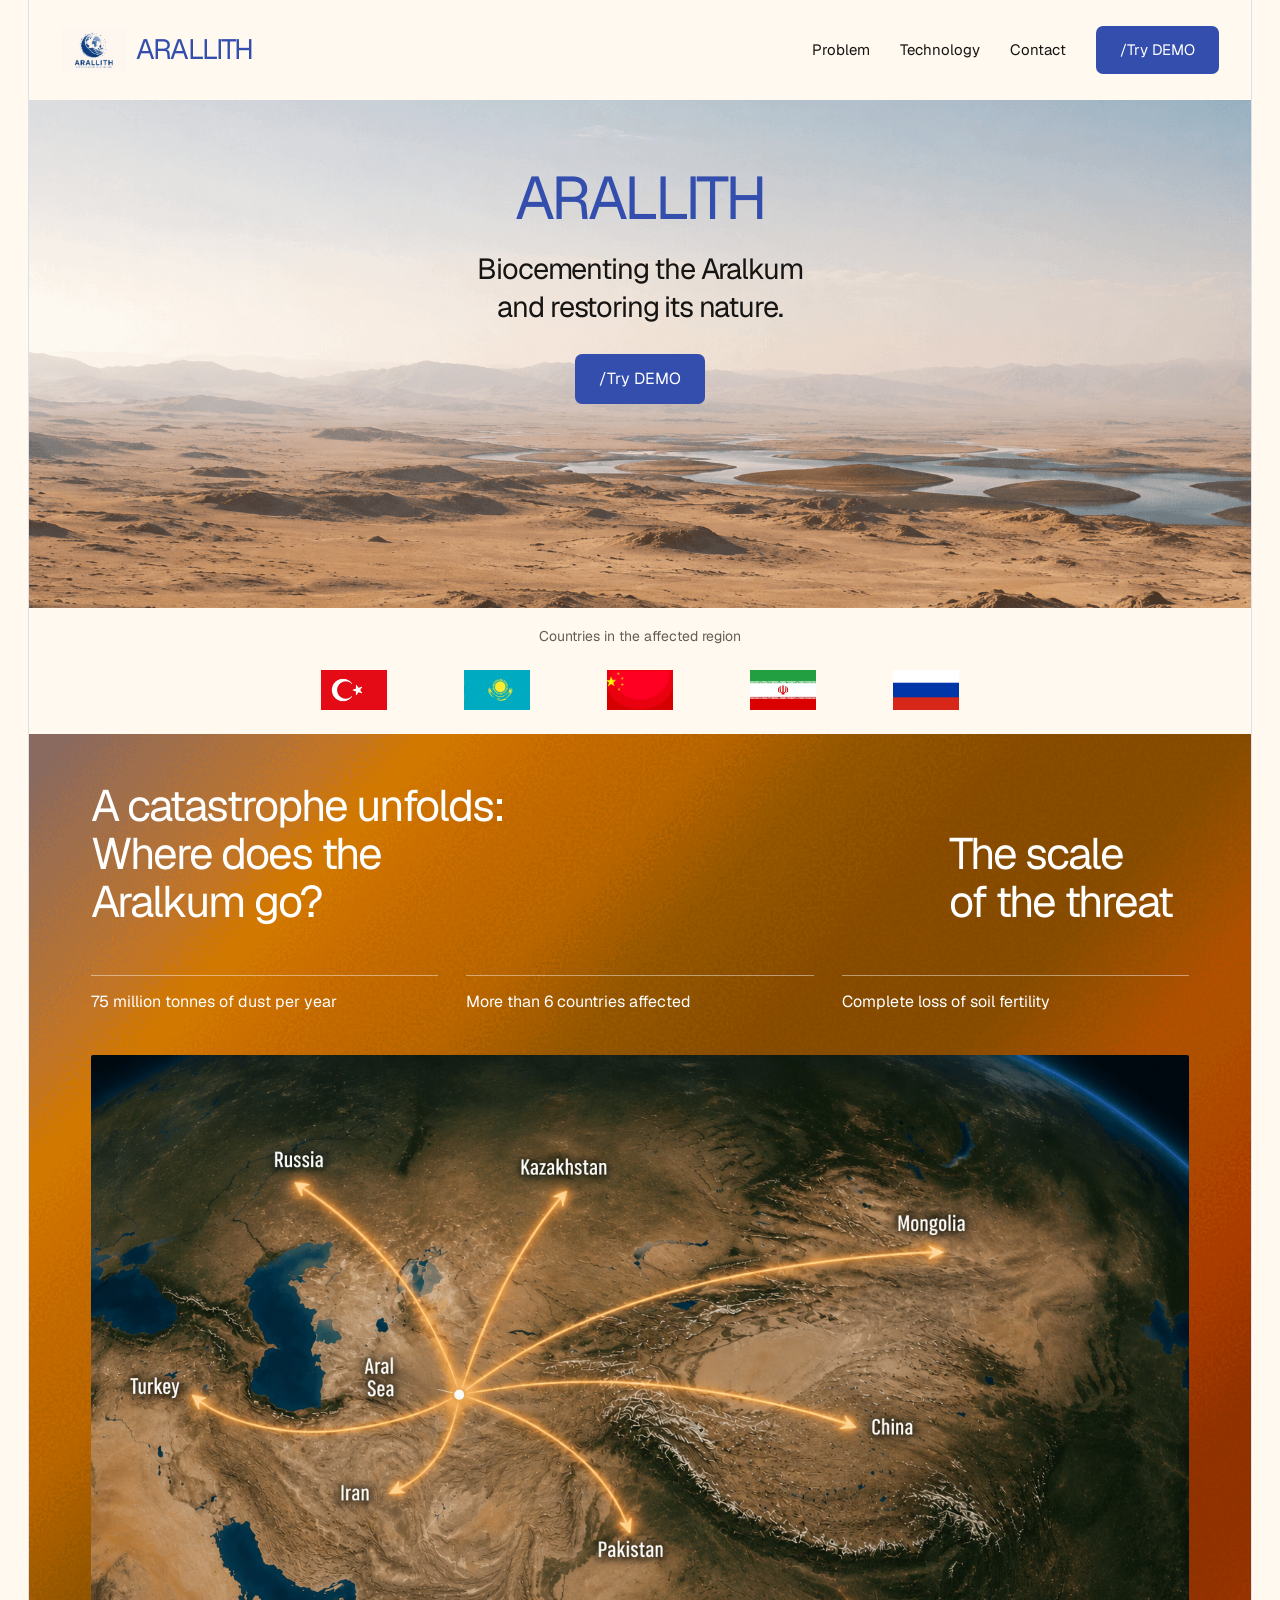
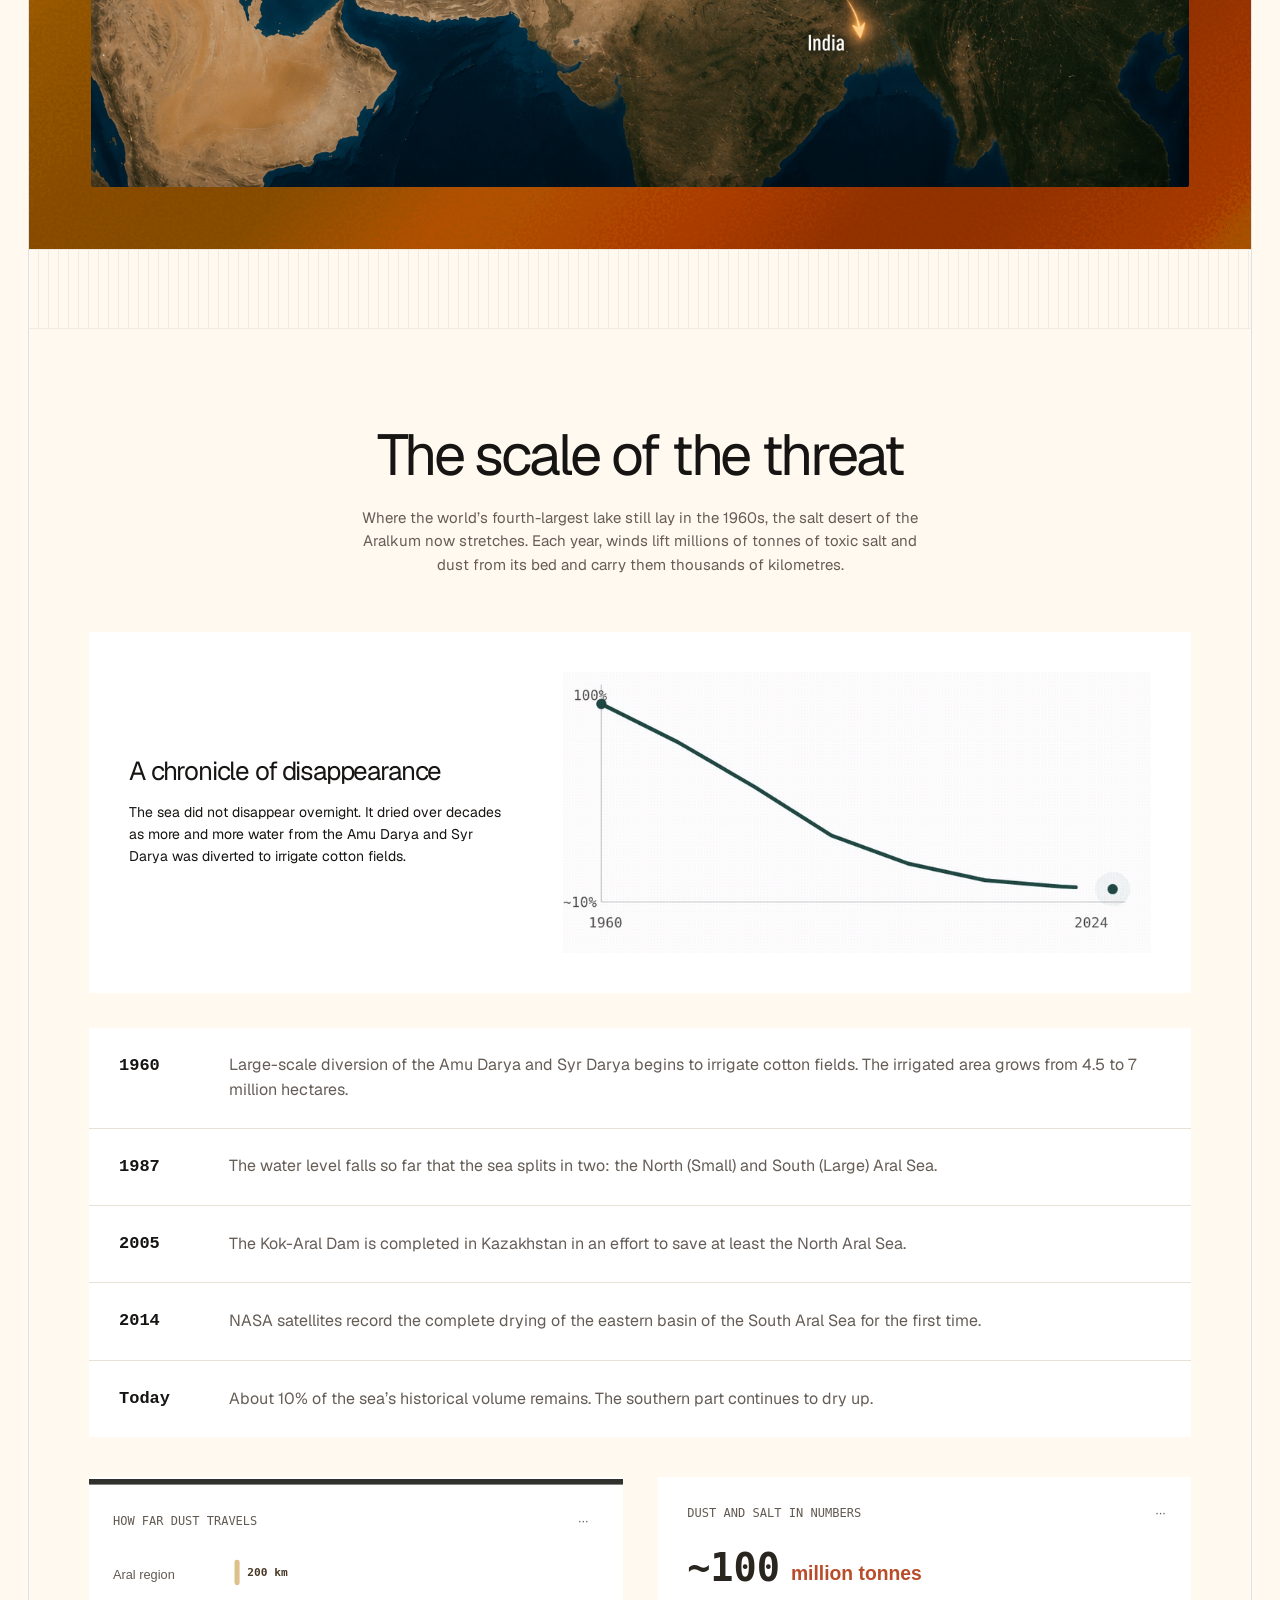
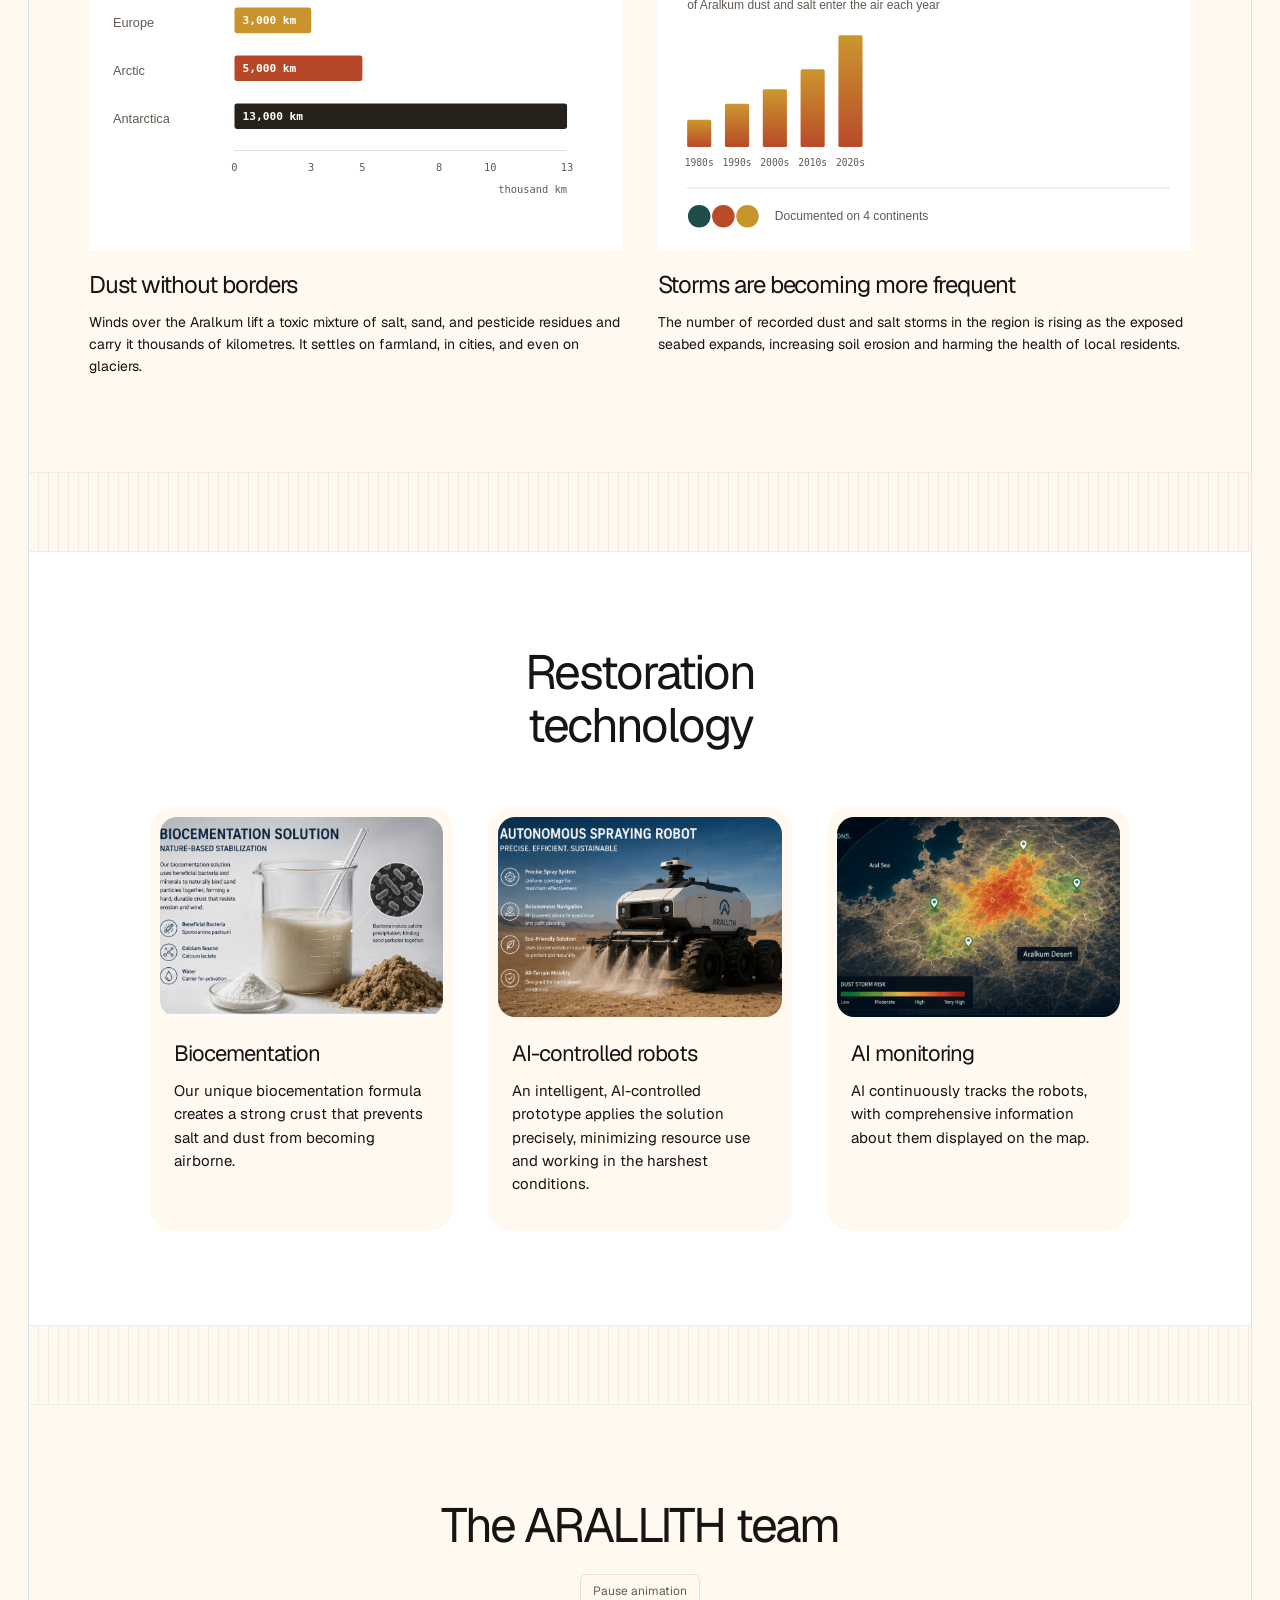
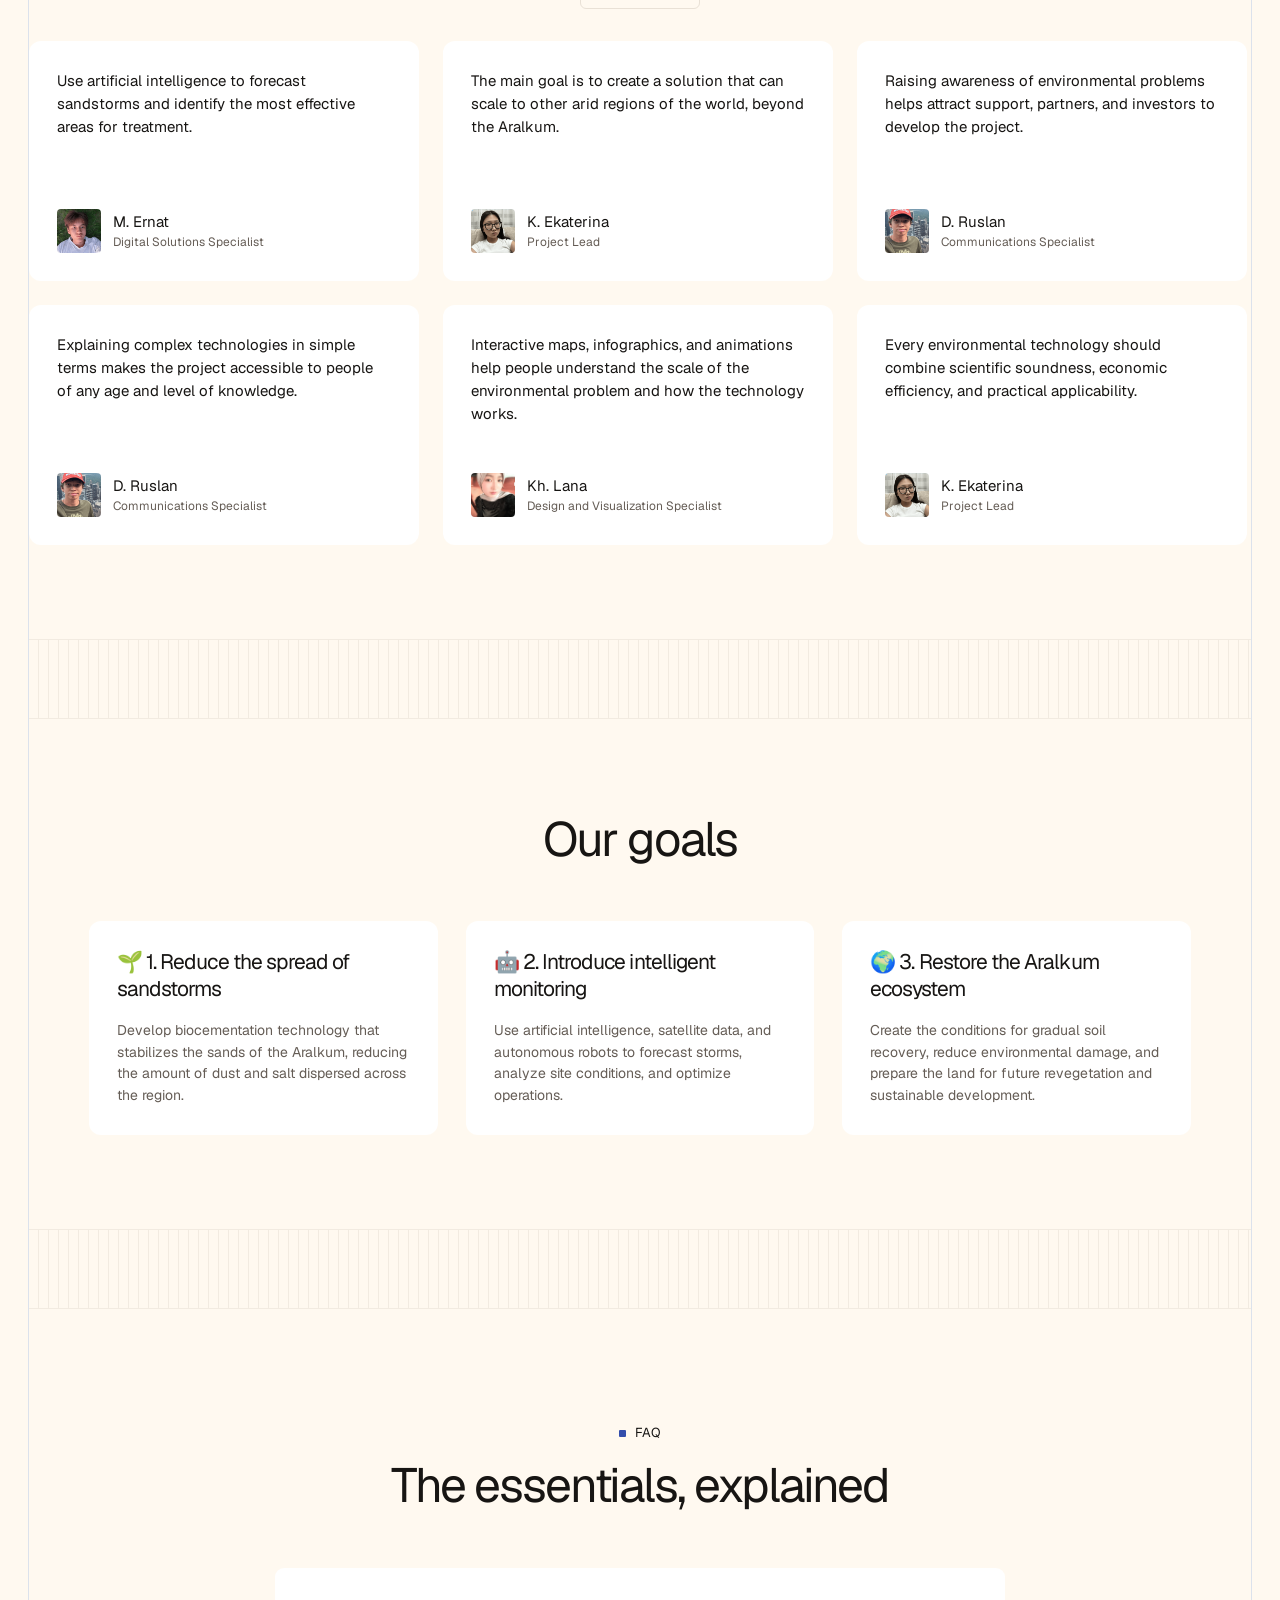
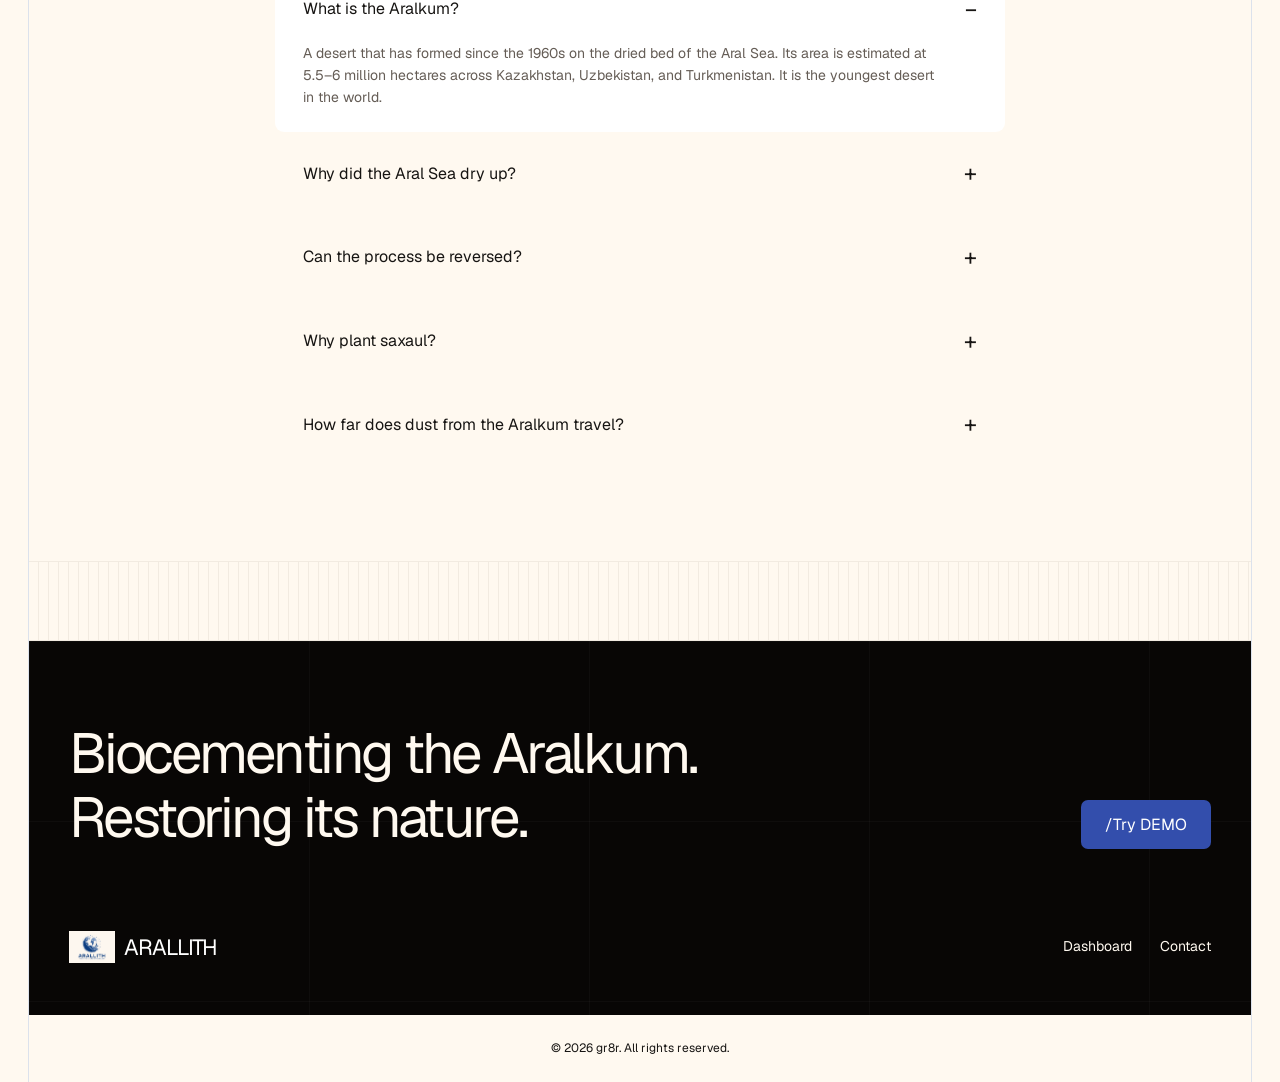
<file: index.html>
<!DOCTYPE html>
<html lang="en">
<head>
  <meta charset="UTF-8">
  <meta name="viewport" content="width=device-width, initial-scale=1">
  <meta name="description" content="Biocementation, AI-controlled robots, and intelligent monitoring to restore the Aralkum and reduce salt and dust storms.">
  <meta name="theme-color" content="#fff9f0">
  <meta property="og:title" content="ARALLITH — Restoring the Aralkum">
  <meta property="og:description" content="Biocementation, AI-controlled robots, and intelligent monitoring to restore the Aralkum and reduce salt and dust storms.">
  <title>ARALLITH — Restoring the Aralkum</title>
  <link rel="icon" type="image/png" href="assets/logo-en.png">
  <link rel="preload" href="assets/geist-latin.woff2" as="font" type="font/woff2" crossorigin>
  <link rel="stylesheet" href="styles.css">
  <script src="script.js" defer></script>
</head>
<body>
<div class="page-shell">

  <a class="skip-link" href="#main">Skip to content</a>
  <header class="site-header">
    <a class="brand" href="index.html" aria-label="Arallith home"><img src="assets/logo-en.png" alt="Arallith — restoring nature in the Aralkum" width="90" height="62"><span>ARALLITH</span></a>
    <button class="menu-toggle" aria-expanded="false" aria-controls="main-nav" aria-label="Open navigation"><span></span><span></span></button>
    <nav id="main-nav" aria-label="Main navigation">
      <a href="index.html#feature">Problem</a>
      <a href="index.html#pricing">Technology</a>
      <a href="contact/">Contact</a>
      <a class="button" href="dashboard/">/Try DEMO</a>
    </nav>
  </header>
<main id="main">
  <section class="hero" aria-labelledby="hero-title">
    <img class="hero-background" src="assets/hero.png" alt="Desert landscape and water in the Aralkum" width="1788" height="880" fetchpriority="high">
    <div class="hero-content"><h1 id="hero-title">ARALLITH</h1><p>Biocementing the Aralkum<br>and restoring its nature.</p><a class="button" href="dashboard/">/Try DEMO</a></div>
  </section>

  <section class="countries" aria-label="Countries affected">
    <p>Countries in the affected region</p>
    <div class="flag-row">
      <img src="assets/turkey.webp" alt="Turkey" title="Turkey" width="66" height="40">
      <img src="assets/kazakhstan.webp" alt="Kazakhstan" title="Kazakhstan" width="66" height="40">
      <img src="assets/china.webp" alt="China" title="China" width="66" height="40">
      <img src="assets/iran.webp" alt="Iran" title="Iran" width="66" height="40">
      <img src="assets/russia.png" alt="Russia" title="Russia" width="66" height="40">
    </div>
  </section>

  <section id="feature" class="threat-panel">
    <div class="threat-heading"><h2>A catastrophe unfolds:<br>Where does the<br>Aralkum go?</h2><h3>The scale<br>of the threat</h3></div>
    <ul class="threat-facts"><li>75 million tonnes of dust per year</li><li>More than 6 countries affected</li><li>Complete loss of soil fertility</li></ul>
    <figure class="regional-map"><img src="assets/dust-map-en.png" alt="Illustration of dust spreading from the Aral Sea toward Russia, Kazakhstan, Mongolia, Turkey, Iran, China, Pakistan, and India" width="1536" height="1024" loading="lazy"></figure>
  </section>

  <div class="section-divider" aria-hidden="true"></div>
  <section class="problem section-pad" aria-labelledby="problem-title">
    <div class="section-heading"><h2 id="problem-title">The scale of the threat</h2><p>Where the world’s fourth-largest lake still lay in the 1960s, the salt desert of the Aralkum now stretches. Each year, winds lift millions of tonnes of toxic salt and dust from its bed and carry them thousands of kilometres.</p></div>
    <article class="history-card"><div><h3>A chronicle of disappearance</h3><p>The sea did not disappear overnight. It dried over decades as more and more water from the Amu Darya and Syr Darya was diverted to irrigate cotton fields.</p></div><img src="assets/aral-decline.gif" alt="Animated chart showing the Aral Sea’s decline from 100% in 1960 to approximately 10% in 2024" width="800" height="383" loading="lazy"></article>
    <table class="timeline"><caption class="sr-only">Timeline of the Aral Sea’s decline</caption><tbody>
      <tr><th scope="row">1960</th><td>Large-scale diversion of the Amu Darya and Syr Darya begins to irrigate cotton fields. The irrigated area grows from 4.5 to 7 million hectares.</td></tr>
      <tr><th scope="row">1987</th><td>The water level falls so far that the sea splits in two: the North (Small) and South (Large) Aral Sea.</td></tr>
      <tr><th scope="row">2005</th><td>The Kok-Aral Dam is completed in Kazakhstan in an effort to save at least the North Aral Sea.</td></tr>
      <tr><th scope="row">2014</th><td>NASA satellites record the complete drying of the eastern basin of the South Aral Sea for the first time.</td></tr>
      <tr><th scope="row">Today</th><td>About 10% of the sea’s historical volume remains. The southern part continues to dry up.</td></tr>
    </tbody></table>
    <div class="chart-grid">
      <article><div class="chart-card"><img src="assets/dust-distance.svg" alt="How far dust travels: Aral region 200 km, Europe 3,000 km, Arctic 5,000 km, Antarctica 13,000 km" width="668" height="462" loading="lazy"></div><h3>Dust without borders</h3><p>Winds over the Aralkum lift a toxic mixture of salt, sand, and pesticide residues and carry it thousands of kilometres. It settles on farmland, in cities, and even on glaciers.</p></article>
      <article><div class="chart-card"><img src="assets/dust-figures.svg" alt="Dust and salt in numbers: approximately 100 million tonnes enter the air each year; documented on 4 continents. Bars illustrate the rise from the 1980s to the 2020s." width="650" height="464" loading="lazy"></div><h3>Storms are becoming more frequent</h3><p>The number of recorded dust and salt storms in the region is rising as the exposed seabed expands, increasing soil erosion and harming the health of local residents.</p></article>
    </div>
  </section>

  <div class="section-divider" aria-hidden="true"></div>
  <section id="pricing" class="technology section-pad" aria-labelledby="technology-title">
    <div class="section-heading"><h2 id="technology-title">Restoration<br>technology</h2></div>
    <div class="technology-grid">
      <article class="technology-card"><img src="assets/biocementation.png" alt="Biocementation solution: beneficial bacteria Sporosarcina pasteurii, calcium lactate, and water form calcite that binds sand particles" width="431" height="293" loading="lazy"><div><h3>Biocementation</h3><p>Our unique biocementation formula creates a strong crust that prevents salt and dust from becoming airborne.</p></div></article>
      <article class="technology-card"><img src="assets/spraying-robot.png" alt="Autonomous spraying robot with precision spraying, AI navigation, an eco-friendly solution, and all-terrain mobility" width="424" height="287" loading="lazy"><div><h3>AI-controlled robots</h3><p>An intelligent, AI-controlled prototype applies the solution precisely, minimizing resource use and working in the harshest conditions.</p></div></article>
      <article class="technology-card"><img src="assets/ai-monitoring.png" alt="Aralkum Desert map showing dust storm risk from low to very high" width="372" height="270" loading="lazy"><div><h3>AI monitoring</h3><p>AI continuously tracks the robots, with comprehensive information about them displayed on the map.</p></div></article>
    </div>
  </section>

  <div class="section-divider" aria-hidden="true"></div>
  <section class="team section-pad" aria-labelledby="team-title">
    <div class="section-heading"><h2 id="team-title">The ARALLITH team</h2></div>
    <div class="team-controls"><button id="team-pause" type="button" aria-pressed="false">Pause animation</button></div>
    <div class="team-window"><div class="team-track"><figure class="team-card"><blockquote>Use artificial intelligence to forecast sandstorms and identify the most effective areas for treatment.</blockquote><figcaption><img src="assets/ernat.png" width="50" height="50" alt="" loading="lazy"><div><strong>M. Ernat</strong><span>Digital Solutions Specialist</span></div></figcaption></figure><figure class="team-card"><blockquote>The main goal is to create a solution that can scale to other arid regions of the world, beyond the Aralkum.</blockquote><figcaption><img src="assets/ekaterina.png" width="50" height="50" alt="" loading="lazy"><div><strong>K. Ekaterina</strong><span>Project Lead</span></div></figcaption></figure><figure class="team-card"><blockquote>Raising awareness of environmental problems helps attract support, partners, and investors to develop the project.</blockquote><figcaption><img src="assets/ruslan.png" width="50" height="50" alt="" loading="lazy"><div><strong>D. Ruslan</strong><span>Communications Specialist</span></div></figcaption></figure><figure class="team-card"><blockquote>A consistent, modern interface makes the project easier to understand, more memorable, and more professional.</blockquote><figcaption><img src="assets/lana.png" width="50" height="50" alt="" loading="lazy"><div><strong>Kh. Lana</strong><span>Design and Visualization Specialist</span></div></figcaption></figure><figure class="team-card" aria-hidden="true"><blockquote>Use artificial intelligence to forecast sandstorms and identify the most effective areas for treatment.</blockquote><figcaption><img src="assets/ernat.png" width="50" height="50" alt="" loading="lazy"><div><strong>M. Ernat</strong><span>Digital Solutions Specialist</span></div></figcaption></figure><figure class="team-card" aria-hidden="true"><blockquote>The main goal is to create a solution that can scale to other arid regions of the world, beyond the Aralkum.</blockquote><figcaption><img src="assets/ekaterina.png" width="50" height="50" alt="" loading="lazy"><div><strong>K. Ekaterina</strong><span>Project Lead</span></div></figcaption></figure><figure class="team-card" aria-hidden="true"><blockquote>Raising awareness of environmental problems helps attract support, partners, and investors to develop the project.</blockquote><figcaption><img src="assets/ruslan.png" width="50" height="50" alt="" loading="lazy"><div><strong>D. Ruslan</strong><span>Communications Specialist</span></div></figcaption></figure><figure class="team-card" aria-hidden="true"><blockquote>A consistent, modern interface makes the project easier to understand, more memorable, and more professional.</blockquote><figcaption><img src="assets/lana.png" width="50" height="50" alt="" loading="lazy"><div><strong>Kh. Lana</strong><span>Design and Visualization Specialist</span></div></figcaption></figure></div></div>
    <div class="team-window"><div class="team-track reverse"><figure class="team-card"><blockquote>Explaining complex technologies in simple terms makes the project accessible to people of any age and level of knowledge.</blockquote><figcaption><img src="assets/ruslan.png" width="50" height="50" alt="" loading="lazy"><div><strong>D. Ruslan</strong><span>Communications Specialist</span></div></figcaption></figure><figure class="team-card"><blockquote>Interactive maps, infographics, and animations help people understand the scale of the environmental problem and how the technology works.</blockquote><figcaption><img src="assets/lana.png" width="50" height="50" alt="" loading="lazy"><div><strong>Kh. Lana</strong><span>Design and Visualization Specialist</span></div></figcaption></figure><figure class="team-card"><blockquote>Every environmental technology should combine scientific soundness, economic efficiency, and practical applicability.</blockquote><figcaption><img src="assets/ekaterina.png" width="50" height="50" alt="" loading="lazy"><div><strong>K. Ekaterina</strong><span>Project Lead</span></div></figcaption></figure><figure class="team-card"><blockquote>Automating monitoring with drones and satellite data allows us to respond more quickly to environmental changes.</blockquote><figcaption><img src="assets/ernat.png" width="50" height="50" alt="" loading="lazy"><div><strong>M. Ernat</strong><span>Digital Solutions Specialist</span></div></figcaption></figure><figure class="team-card" aria-hidden="true"><blockquote>Explaining complex technologies in simple terms makes the project accessible to people of any age and level of knowledge.</blockquote><figcaption><img src="assets/ruslan.png" width="50" height="50" alt="" loading="lazy"><div><strong>D. Ruslan</strong><span>Communications Specialist</span></div></figcaption></figure><figure class="team-card" aria-hidden="true"><blockquote>Interactive maps, infographics, and animations help people understand the scale of the environmental problem and how the technology works.</blockquote><figcaption><img src="assets/lana.png" width="50" height="50" alt="" loading="lazy"><div><strong>Kh. Lana</strong><span>Design and Visualization Specialist</span></div></figcaption></figure><figure class="team-card" aria-hidden="true"><blockquote>Every environmental technology should combine scientific soundness, economic efficiency, and practical applicability.</blockquote><figcaption><img src="assets/ekaterina.png" width="50" height="50" alt="" loading="lazy"><div><strong>K. Ekaterina</strong><span>Project Lead</span></div></figcaption></figure><figure class="team-card" aria-hidden="true"><blockquote>Automating monitoring with drones and satellite data allows us to respond more quickly to environmental changes.</blockquote><figcaption><img src="assets/ernat.png" width="50" height="50" alt="" loading="lazy"><div><strong>M. Ernat</strong><span>Digital Solutions Specialist</span></div></figcaption></figure></div></div>
  </section>

  <div class="section-divider" aria-hidden="true"></div>
  <section class="goals section-pad" aria-labelledby="goals-title">
    <div class="section-heading"><h2 id="goals-title">Our goals</h2></div>
    <div class="goals-grid">
      <article><h3>🌱 1. Reduce the spread of sandstorms</h3><p>Develop biocementation technology that stabilizes the sands of the Aralkum, reducing the amount of dust and salt dispersed across the region.</p></article>
      <article><h3>🤖 2. Introduce intelligent monitoring</h3><p>Use artificial intelligence, satellite data, and autonomous robots to forecast storms, analyze site conditions, and optimize operations.</p></article>
      <article><h3>🌍 3. Restore the Aralkum ecosystem</h3><p>Create the conditions for gradual soil recovery, reduce environmental damage, and prepare the land for future revegetation and sustainable development.</p></article>
    </div>
  </section>

  <div class="section-divider" aria-hidden="true"></div>
  <section class="faq section-pad" aria-labelledby="faq-title"><div class="section-heading"><p class="eyebrow">FAQ</p><h2 id="faq-title">The essentials, explained</h2></div>
    <div class="faq-list"><details name="faq" open><summary>What is the Aralkum?<span aria-hidden="true" class="faq-symbol"></span></summary><p>A desert that has formed since the 1960s on the dried bed of the Aral Sea. Its area is estimated at 5.5–6 million hectares across Kazakhstan, Uzbekistan, and Turkmenistan. It is the youngest desert in the world.</p></details>
      <details name="faq"><summary>Why did the Aral Sea dry up?<span aria-hidden="true" class="faq-symbol"></span></summary><p>The main cause was the large-scale diversion of water from the Amu Darya and Syr Darya to irrigate cotton fields, which began in the Soviet era in the 1960s, together with major water losses in unlined canals.</p></details>
      <details name="faq"><summary>Can the process be reversed?<span aria-hidden="true" class="faq-symbol"></span></summary><p>Partly. The North Aral Sea in Kazakhstan is recovering thanks to the Kok-Aral Dam. The South Aral Sea depends on water from the Amu Darya, which Uzbekistan continues to use for irrigation, and is still drying up.</p></details>
      <details name="faq"><summary>Why plant saxaul?<span aria-hidden="true" class="faq-symbol"></span></summary><p>The roots of saxaul and other salt-tolerant plants hold sand and salt in place, reducing the intensity of dust and salt storms and gradually restoring part of the former seabed’s ecosystem.</p></details>
      <details name="faq"><summary>How far does dust from the Aralkum travel?<span aria-hidden="true" class="faq-symbol"></span></summary><p>Scientists have recorded salt dust from the Aralkum in the forests of Belarus and Norway and in Greenland’s glaciers. Traces of pesticides from the region have even been found in the blood of penguins in Antarctica.</p></details></div>
  </section>
</main>

  <div class="section-divider" aria-hidden="true"></div>
  <footer class="site-footer">
    <div class="footer-top"><h2>Biocementing the Aralkum.<br>Restoring its nature.</h2><a class="button" href="dashboard/">/Try DEMO</a></div>
    <div class="footer-bottom"><a class="brand" href="index.html"><img src="assets/logo-en.png" alt="Arallith" width="60" height="42"><span>ARALLITH</span></a><nav aria-label="Footer navigation"><a href="dashboard/">Dashboard</a><a href="contact/">Contact</a></nav></div>
  </footer>
  <p class="copyright">© 2026 gr8r. All rights reserved.</p>
</div>
</body>
</html>
</file>
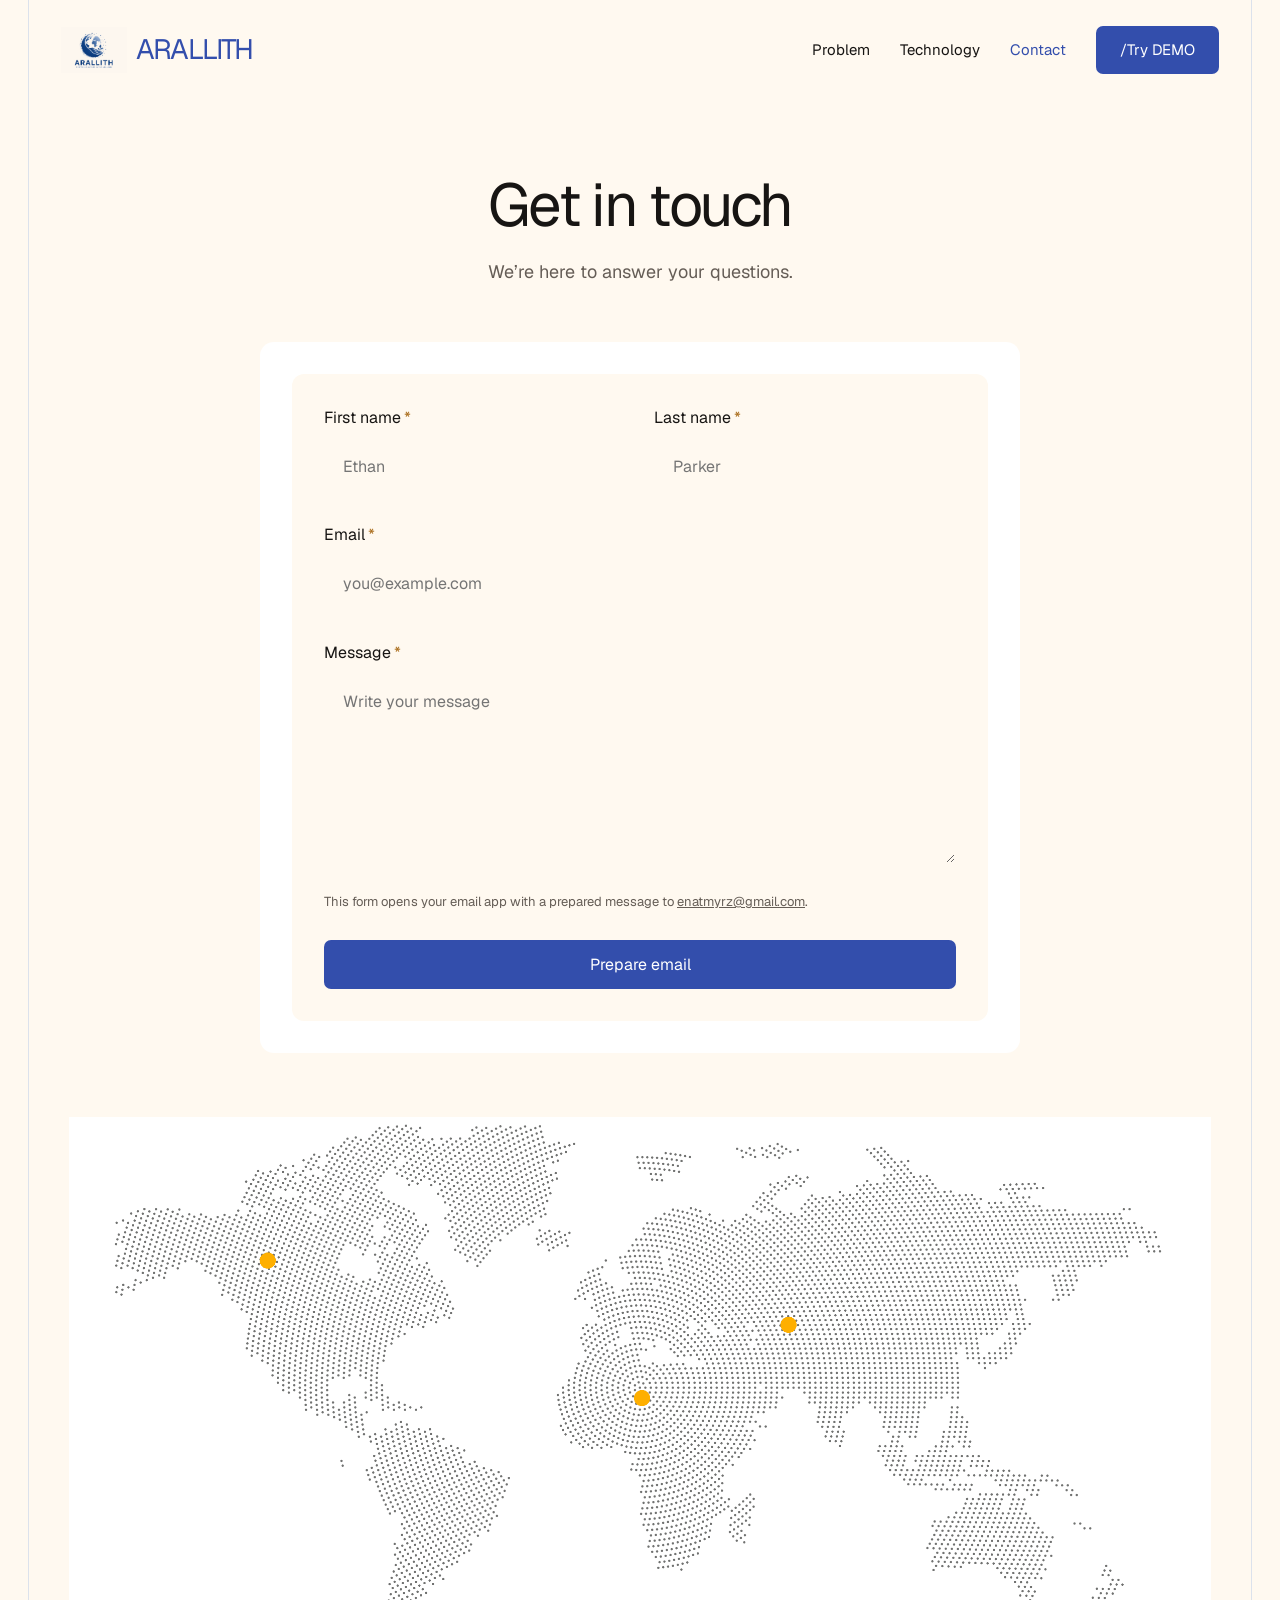
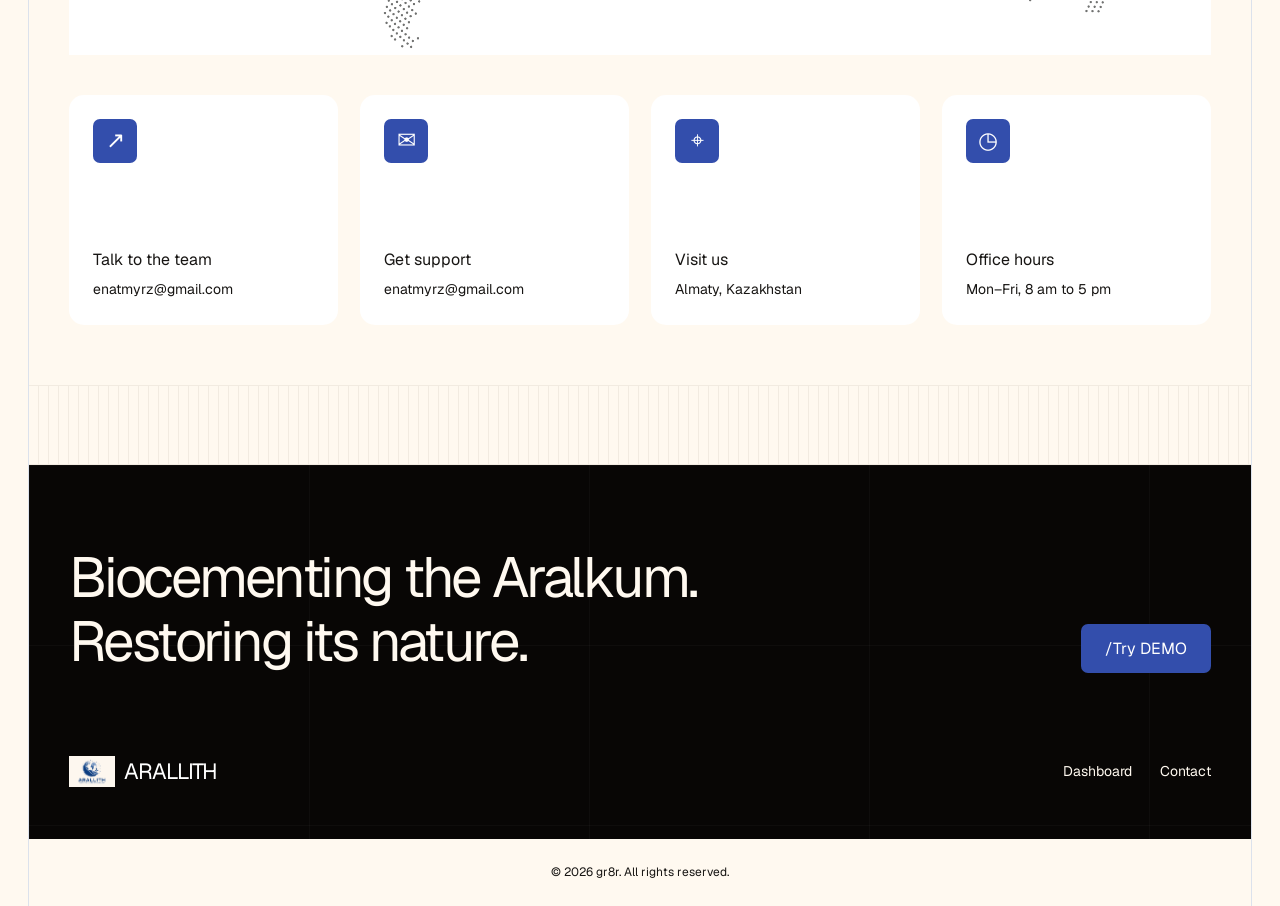
<file: contact/index.html>
<!DOCTYPE html>
<html lang="en">
<head>
  <meta charset="UTF-8">
  <meta name="viewport" content="width=device-width, initial-scale=1">
  <meta name="description" content="Contact the ARALLITH team in Almaty, Kazakhstan, to ask questions or discuss the project.">
  <meta name="theme-color" content="#fff9f0">
  <meta property="og:title" content="Contact — ARALLITH">
  <meta property="og:description" content="Contact the ARALLITH team in Almaty, Kazakhstan, to ask questions or discuss the project.">
  <title>Contact — ARALLITH</title>
  <link rel="icon" type="image/png" href="../assets/logo-en.png">
  <link rel="preload" href="../assets/geist-latin.woff2" as="font" type="font/woff2" crossorigin>
  <link rel="stylesheet" href="../styles.css">
  <script src="../script.js" defer></script>
</head>
<body>
<div class="page-shell">

  <a class="skip-link" href="#main">Skip to content</a>
  <header class="site-header">
    <a class="brand" href="../index.html" aria-label="Arallith home"><img src="../assets/logo-en.png" alt="Arallith — restoring nature in the Aralkum" width="90" height="62"><span>ARALLITH</span></a>
    <button class="menu-toggle" aria-expanded="false" aria-controls="main-nav" aria-label="Open navigation"><span></span><span></span></button>
    <nav id="main-nav" aria-label="Main navigation">
      <a href="../index.html#feature">Problem</a>
      <a href="../index.html#pricing">Technology</a>
      <a href="../contact/" aria-current="page">Contact</a>
      <a class="button" href="../dashboard/">/Try DEMO</a>
    </nav>
  </header>
<main id="main" class="contact-page">
  <section class="contact-intro section-heading"><h1>Get in touch</h1><p>We’re here to answer your questions.</p></section>
  <div class="contact-form-frame">
    <form id="contact-form" action="mailto:enatmyrz@gmail.com" method="post" enctype="text/plain">
      <div class="name-fields"><label>First name<span class="required">*</span><input name="firstName" autocomplete="given-name" placeholder="Ethan" required maxlength="100"></label><label>Last name<span class="required">*</span><input name="lastName" autocomplete="family-name" placeholder="Parker" required maxlength="100"></label></div>
      <label>Email<span class="required">*</span><input type="email" name="email" autocomplete="email" placeholder="you@example.com" required maxlength="254"></label>
      <label>Message<span class="required">*</span><textarea name="message" placeholder="Write your message" required rows="6" maxlength="10000"></textarea></label>
      <p class="form-note">This form opens your email app with a prepared message to <a href="mailto:enatmyrz@gmail.com">enatmyrz@gmail.com</a>.</p>
      <button class="button" type="submit">Prepare email</button><p id="form-status" class="form-status" role="status" aria-live="polite"></p>
    </form>
  </div>
  <img class="contact-world-map" src="../assets/world-map.png" alt="Dotted world map with highlighted locations" width="2276" height="1072" loading="lazy">
  <section class="contact-cards" aria-label="Contact details">
    <a class="contact-card" href="mailto:enatmyrz@gmail.com?subject=Arallith%20partnership%20inquiry"><span class="contact-icon" aria-hidden="true">↗</span><div><h2>Talk to the team</h2><p>enatmyrz@gmail.com</p></div></a>
    <a class="contact-card" href="mailto:enatmyrz@gmail.com?subject=Arallith%20support"><span class="contact-icon" aria-hidden="true">✉</span><div><h2>Get support</h2><p>enatmyrz@gmail.com</p></div></a>
    <article class="contact-card"><span class="contact-icon" aria-hidden="true">⌖</span><div><h2>Visit us</h2><p>Almaty, Kazakhstan</p></div></article>
    <article class="contact-card"><span class="contact-icon" aria-hidden="true">◷</span><div><h2>Office hours</h2><p>Mon–Fri, 8 am to 5 pm</p></div></article>
  </section>
</main>

  <div class="section-divider" aria-hidden="true"></div>
  <footer class="site-footer">
    <div class="footer-top"><h2>Biocementing the Aralkum.<br>Restoring its nature.</h2><a class="button" href="../dashboard/">/Try DEMO</a></div>
    <div class="footer-bottom"><a class="brand" href="../index.html"><img src="../assets/logo-en.png" alt="Arallith" width="60" height="42"><span>ARALLITH</span></a><nav aria-label="Footer navigation"><a href="../dashboard/">Dashboard</a><a href="../contact/">Contact</a></nav></div>
  </footer>
  <p class="copyright">© 2026 gr8r. All rights reserved.</p>
</div>
</body>
</html>
</file>
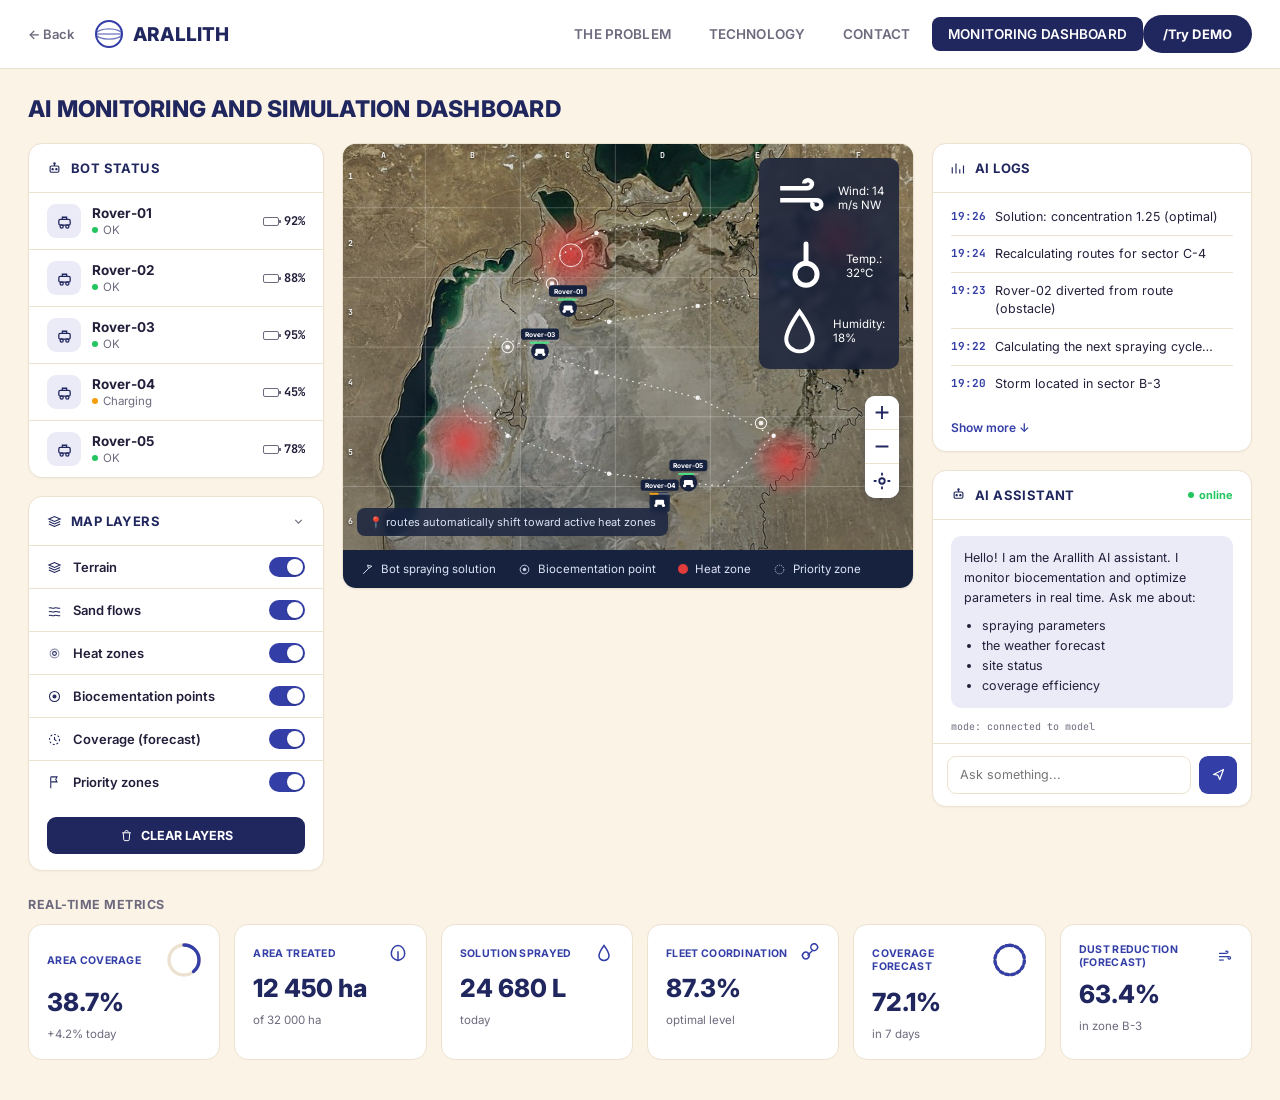
<file: dashboard/index.html>
<!DOCTYPE html>
<html lang="en">
<head>
<meta charset="UTF-8">
<meta name="viewport" content="width=device-width, initial-scale=1.0">
<title>Arallith — AI Monitoring and Simulation Dashboard</title>
<link rel="preconnect" href="https://fonts.googleapis.com">
<link rel="preconnect" href="https://fonts.gstatic.com" crossorigin>
<link href="https://fonts.googleapis.com/css2?family=Inter:wght@400;500;600;700;800&family=JetBrains+Mono:wght@400;500;700&display=swap" rel="stylesheet">
<style>
  :root{
    --navy:#20265E; --blue:#333EA6; --blue-dark:#262F87; --blue-soft:#EBEBF7;
    --bg:#FBF3E6; --card:#FFFFFF; --border:#EDE2D0;
    --text:#221F3B; --text-soft:#6E6A7E;
    --green:#22C55E; --orange:#F59E0B; --red:#E23B3B;
    --sand1:#CDA977; --sand2:#B08F5E; --sand3:#8C6B42; --sand4:#6E5333;
    --water:#3E6D95;
  }
  *{box-sizing:border-box;}
  body{margin:0; background:var(--bg); font-family:'Inter',sans-serif; color:var(--text); -webkit-font-smoothing:antialiased;}
  .mono{font-family:'JetBrains Mono',monospace;}
  button{font-family:inherit; cursor:pointer;}
  input{font-family:inherit;}

  /* ============ NAV ============ */
  .topnav{background:#fff; border-bottom:1px solid var(--border); position:sticky; top:0; z-index:100;}
  .topnav-in{max-width:1580px; margin:0 auto; padding:0 28px; height:68px; display:flex; align-items:center; justify-content:space-between;}
  .back-link{text-decoration:none; color:var(--text-soft); font-size:13px; font-weight:600; margin-right:6px;}
  .logo{display:flex; align-items:center; gap:9px; font-weight:800; font-size:19px; letter-spacing:0.01em; color:var(--navy); margin-right:auto; margin-left:14px;}
  .cta-slash{background:var(--navy); color:#fff; border:none; font-weight:700; font-size:13px; padding:11px 20px; border-radius:24px; letter-spacing:0.01em;}
  .navlinks{display:flex; gap:6px; align-items:center;}
  .navlinks a{
    text-decoration:none; color:var(--text-soft); font-size:13.5px; font-weight:600;
    padding:9px 16px; border-radius:8px; letter-spacing:0.01em;
  }
  .navlinks a.active{background:var(--navy); color:#fff;}
  @media (max-width:1000px){ .navlinks{display:none;} }

  /* ============ HEADER ============ */
  .page-wrap{max-width:1580px; margin:0 auto; padding:26px 28px 40px;}
  .page-title{font-size:23px; font-weight:800; letter-spacing:0.01em; margin:0 0 20px; color:var(--navy);}

  /* ============ CARD BASE ============ */
  .card{background:var(--card); border:1px solid var(--border); border-radius:14px; box-shadow:0 1px 2px rgba(22,41,107,0.04);}
  .card-head{display:flex; align-items:center; justify-content:space-between; padding:16px 18px; border-bottom:1px solid var(--border);}
  .card-head-l{display:flex; align-items:center; gap:9px; font-weight:700; font-size:13px; letter-spacing:0.03em; color:var(--navy);}
  .card-head-l svg{flex-shrink:0;}

  /* ============ DASHBOARD GRID ============ */
  .dash-grid{display:grid; grid-template-columns:296px 1fr 320px; gap:18px; align-items:start;}
  @media (max-width:1240px){ .dash-grid{grid-template-columns:1fr; } }
  .col{display:flex; flex-direction:column; gap:18px;}

  /* ---- bot status ---- */
  .bot-row{display:flex; align-items:center; gap:11px; padding:11px 18px; border-bottom:1px solid var(--border);}
  .bot-row:last-child{border-bottom:none;}
  .bot-ico{width:34px; height:34px; border-radius:9px; background:var(--blue-soft); display:flex; align-items:center; justify-content:center; flex-shrink:0;}
  .bot-info{flex:1; min-width:0;}
  .bot-name{font-size:13.5px; font-weight:700;}
  .bot-status{display:flex; align-items:center; gap:5px; font-size:11.5px; color:var(--text-soft); margin-top:2px;}
  .dot{width:6px; height:6px; border-radius:50%; flex-shrink:0;}
  .dot.ok{background:var(--green);}
  .dot.warn{background:var(--orange);}
  .batt{display:flex; align-items:center; gap:5px; font-family:'JetBrains Mono',monospace; font-size:12px; font-weight:700; color:var(--text);}
  .batt-ico{width:16px; height:9px; border:1.4px solid var(--text-soft); border-radius:2px; position:relative; padding:1px;}
  .batt-ico::after{content:""; position:absolute; right:-3px; top:2px; width:2px; height:3px; background:var(--text-soft);}
  .batt-fill{height:100%; border-radius:1px; background:var(--green);}
  .batt-fill.low{background:var(--orange);}

  /* ---- map layers ---- */
  .layer-row{display:flex; align-items:center; gap:11px; padding:11px 18px; border-bottom:1px solid var(--border);}
  .layer-row:last-child{border-bottom:none;}
  .layer-row svg{flex-shrink:0;}
  .layer-name{flex:1; font-size:13px; font-weight:600;}
  .switch{width:36px; height:20px; border-radius:20px; background:var(--border); position:relative; flex-shrink:0; transition:background .15s;}
  .switch.on{background:var(--blue);}
  .switch-knob{position:absolute; top:2px; left:2px; width:16px; height:16px; border-radius:50%; background:#fff; transition:left .15s; box-shadow:0 1px 2px rgba(0,0,0,0.2);}
  .switch.on .switch-knob{left:18px;}
  .clear-btn{
    margin:14px 18px 16px; padding:11px; border-radius:9px; border:none;
    background:var(--navy); color:#fff; font-weight:700; font-size:12.5px;
    display:flex; align-items:center; justify-content:center; gap:8px; width:calc(100% - 36px);
  }

  /* ---- map ---- */
  .map-card{overflow:hidden;}
  .map-stage{position:relative; width:100%; aspect-ratio:16/11.4; background:#7C8E5A; overflow:hidden;}
  .map-photo{position:absolute; inset:0; width:100%; height:100%; object-fit:cover; display:block;}
  .map-scrim{position:absolute; inset:0; background:linear-gradient(180deg, rgba(8,14,28,0.12), rgba(8,14,28,0.32));}
  .map-stage svg{position:relative; width:100%; height:100%; display:block;}
  .weather-widget{
    position:absolute; top:14px; right:14px; background:rgba(22,32,58,0.82); backdrop-filter:blur(3px);
    border-radius:10px; padding:11px 14px; color:#fff; font-size:11.5px; display:flex; flex-direction:column; gap:6px;
  }
  .weather-widget .wrow{display:flex; align-items:center; gap:7px;}
  .strategy-note{
    position:absolute; bottom:14px; left:14px; background:rgba(23,34,63,0.82); color:#DCE3F5;
    font-size:11px; padding:7px 12px; border-radius:8px; backdrop-filter:blur(3px);
  }
  .zoom-ctrl{
    position:absolute; bottom:52px; right:14px; background:#fff; border-radius:10px;
    box-shadow:0 2px 8px rgba(22,41,107,0.18); display:flex; flex-direction:column; overflow:hidden;
  }
  .zoom-ctrl button{width:34px; height:34px; border:none; background:#fff; border-bottom:1px solid var(--border); display:flex; align-items:center; justify-content:center;}
  .zoom-ctrl button:last-child{border-bottom:none;}
  .legend-bar{
    display:flex; gap:22px; align-items:center; flex-wrap:wrap;
    background:#17223F; color:#DCE3F5; padding:12px 18px; font-size:11.5px;
  }
  .legend-bar .litem{display:flex; align-items:center; gap:7px;}

  /* ---- ai logs ---- */
  .log-list{padding:6px 18px 14px; max-height:300px; overflow-y:auto;}
  .log-item{padding:9px 0; border-bottom:1px solid var(--border); font-size:12.5px; line-height:1.45; display:flex; gap:9px;}
  .log-item:last-child{border-bottom:none;}
  .log-time{font-family:'JetBrains Mono',monospace; font-size:11px; color:var(--blue); font-weight:700; flex-shrink:0; padding-top:1px;}
  .log-more{padding:4px 18px 16px; font-size:12px; color:var(--blue); font-weight:600; cursor:pointer;}

  /* ---- ai assistant ---- */
  .online-pill{display:flex; align-items:center; gap:5px; font-size:11px; font-weight:700; color:var(--green);}
  .online-pill .dot{background:var(--green);}
  .chat-body{padding:16px 18px; display:flex; flex-direction:column; gap:12px; max-height:260px; overflow-y:auto;}
  .bubble{background:var(--blue-soft); border-radius:10px; padding:12px 13px; font-size:12.5px; line-height:1.6; color:var(--text);}
  .bubble ul{margin:8px 0 0; padding-left:18px;}
  .bubble.user{background:var(--navy); color:#fff; align-self:flex-end; max-width:88%;}
  .chat-input-row{display:flex; gap:8px; padding:12px 14px; border-top:1px solid var(--border);}
  .chat-input-row input{flex:1; border:1px solid var(--border); border-radius:9px; padding:10px 12px; font-size:12.5px; outline:none;}
  .chat-input-row input:focus{border-color:var(--blue);}
  .send-btn{width:38px; height:38px; border-radius:9px; background:var(--blue); border:none; display:flex; align-items:center; justify-content:center; flex-shrink:0;}
  .mode-badge{font-family:'JetBrains Mono',monospace; font-size:10px; color:var(--text-soft); padding:0 18px 10px; margin-top:-4px;}

  /* ---- stats row ---- */
  .stats-title{font-size:12.5px; font-weight:700; letter-spacing:0.04em; color:var(--text-soft); margin:26px 0 12px;}
  .stats-grid{display:grid; grid-template-columns:repeat(6,1fr); gap:14px;}
  @media (max-width:1240px){ .stats-grid{grid-template-columns:repeat(3,1fr);} }
  @media (max-width:640px){ .stats-grid{grid-template-columns:repeat(2,1fr);} }
  .stat-card{background:var(--card); border:1px solid var(--border); border-radius:14px; padding:18px; display:flex; flex-direction:column; gap:10px;}
  .stat-top{display:flex; align-items:center; justify-content:space-between;}
  .stat-label{font-size:10.5px; font-weight:700; letter-spacing:0.03em; color:var(--blue);}
  .stat-num{font-size:25px; font-weight:800; color:var(--navy);}
  .stat-cap{font-size:11.5px; color:var(--text-soft);}
  .ring{width:34px; height:34px;}

  ::-webkit-scrollbar{width:6px;} ::-webkit-scrollbar-thumb{background:#C7D1EA; border-radius:3px;}
</style>
</head>
<body>

<nav class="topnav">
  <div class="topnav-in">
    <a href="../index.html" class="back-link">← Back</a>
    <div class="logo">
      <svg class="logo-mark" width="30" height="30" viewBox="0 0 30 30" fill="none">
        <circle cx="15" cy="15" r="13" stroke="var(--blue)" stroke-width="2"/>
        <ellipse cx="15" cy="15" rx="13" ry="5.2" stroke="var(--blue)" stroke-width="1.3" opacity="0.7"/>
        <path d="M2 15H28" stroke="var(--blue)" stroke-width="1.3" opacity="0.7"/>
      </svg>
      ARALLITH
    </div>
    <div class="navlinks">
      <a href="../index.html#feature">THE PROBLEM</a>
      <a href="../index.html#pricing">TECHNOLOGY</a>
      <a href="../contact/">CONTACT</a>
      <a href="#" class="active">MONITORING DASHBOARD</a>
    </div>
    <button class="cta-slash">/Try DEMO</button>
  </div>
</nav>

<div class="page-wrap">
  <h1 class="page-title">AI MONITORING AND SIMULATION DASHBOARD</h1>

  <div class="dash-grid">

    <!-- ============ LEFT COLUMN ============ -->
    <div class="col">
      <div class="card">
        <div class="card-head">
          <div class="card-head-l">
            <svg width="15" height="15" viewBox="0 0 24 24" fill="none" stroke="var(--navy)" stroke-width="1.8"><rect x="5" y="8" width="14" height="10" rx="2"/><path d="M12 8V5"/><circle cx="12" cy="4" r="1.1"/><circle cx="9" cy="13" r="1" fill="var(--navy)"/><circle cx="15" cy="13" r="1" fill="var(--navy)"/></svg>
            BOT STATUS
          </div>
        </div>
        <div id="bot-list"></div>
      </div>

      <div class="card">
        <div class="card-head">
          <div class="card-head-l">
            <svg width="15" height="15" viewBox="0 0 24 24" fill="none" stroke="var(--navy)" stroke-width="1.8"><path d="M3 8L12 4L21 8L12 12L3 8Z"/><path d="M3 12L12 16L21 12"/><path d="M3 16L12 20L21 16"/></svg>
            MAP LAYERS
          </div>
          <svg width="13" height="13" viewBox="0 0 24 24" fill="none" stroke="var(--text-soft)" stroke-width="2"><path d="M6 9L12 15L18 9"/></svg>
        </div>
        <div id="layer-list"></div>
        <button class="clear-btn" id="clear-layers-btn">
          <svg width="13" height="13" viewBox="0 0 24 24" fill="none" stroke="#fff" stroke-width="1.8"><path d="M4 7H20"/><path d="M9 7V5C9 4 10 3 11 3H13C14 3 15 4 15 5V7"/><path d="M6 7L7 20C7 21 8 21.5 9 21.5H15C16 21.5 17 21 17 20L18 7"/></svg>
          CLEAR LAYERS
        </button>
      </div>
    </div>

    <!-- ============ CENTER: MAP ============ -->
    <div class="col">
      <div class="card map-card">
        <div class="map-stage" id="map-stage">
          <img class="map-photo" alt="Satellite image of the Aralkum Desert" src="[data-uri]">
          <div class="map-scrim"></div>
          <svg viewBox="0 0 900 640" id="map-svg">
            <defs>
              <radialGradient id="heatGrad" cx="50%" cy="50%" r="50%">
                <stop offset="0%" stop-color="#E23B3B" stop-opacity="0.85"/>
                <stop offset="55%" stop-color="#E23B3B" stop-opacity="0.35"/>
                <stop offset="100%" stop-color="#E23B3B" stop-opacity="0"/>
              </radialGradient>
            </defs>

            <!-- grid -->
            <g stroke="rgba(255,255,255,0.35)" stroke-width="1">
              <line x1="130" y1="0" x2="130" y2="640"/><line x1="280" y1="0" x2="280" y2="640"/>
              <line x1="430" y1="0" x2="430" y2="640"/><line x1="580" y1="0" x2="580" y2="640"/>
              <line x1="730" y1="0" x2="730" y2="640"/>
              <line x1="0" y1="100" x2="900" y2="100"/><line x1="0" y1="210" x2="900" y2="210"/>
              <line x1="0" y1="320" x2="900" y2="320"/><line x1="0" y1="430" x2="900" y2="430"/>
              <line x1="0" y1="540" x2="900" y2="540"/>
            </g>
            <g font-family="JetBrains Mono, monospace" font-size="13" fill="#fff" opacity="0.95" font-weight="700" style="text-shadow:0 1px 3px rgba(0,0,0,0.8)">
              <text x="60" y="22">A</text><text x="200" y="22">B</text><text x="350" y="22">C</text>
              <text x="500" y="22">D</text><text x="650" y="22">E</text><text x="810" y="22">F</text>
              <text x="8" y="55">1</text><text x="8" y="160">2</text><text x="8" y="270">3</text>
              <text x="8" y="380">4</text><text x="8" y="490">5</text><text x="8" y="600">6</text>
            </g>

            <!-- heat / storm epicenters (red) -->
            <g id="heat-zones">
              <circle cx="360" cy="175" r="72" fill="url(#heatGrad)"/>
              <circle cx="780" cy="150" r="60" fill="url(#heatGrad)"/>
              <circle cx="190" cy="470" r="66" fill="url(#heatGrad)"/>
              <circle cx="700" cy="500" r="58" fill="url(#heatGrad)"/>
              <circle cx="360" cy="175" r="18" fill="none" stroke="#fff" stroke-width="1.5" opacity="0.85"/>
            </g>

            <!-- patrol routes: closed loops routed through/near the storm epicenters -->
            <g id="routes" fill="none" stroke="#fff" stroke-width="2" stroke-dasharray="1 9" stroke-linecap="round" opacity="0.85">
              <path id="pathA" d="M300,240 L420,280 L560,255 L680,230 L760,175 L700,120 L540,110 L400,140 L320,190 Z"/>
              <path id="pathB" d="M240,300 L400,360 L560,400 L680,460 L600,540 L420,520 L260,460 L200,380 Z"/>
            </g>
            <g id="waypoints" fill="#fff" opacity="0.9">
              <circle cx="420" cy="280" r="3.5"/><circle cx="560" cy="255" r="3.5"/><circle cx="680" cy="230" r="3.5"/>
              <circle cx="540" cy="110" r="3.5"/><circle cx="400" cy="140" r="3.5"/>
              <circle cx="400" cy="360" r="3.5"/><circle cx="560" cy="400" r="3.5"/><circle cx="680" cy="460" r="3.5"/>
              <circle cx="420" cy="520" r="3.5"/><circle cx="260" cy="460" r="3.5"/>
            </g>

            <!-- biocementation points -->
            <g id="biopoints" stroke="#fff" stroke-width="1.6" fill="none" opacity="0.9">
              <circle cx="330" cy="220" r="9"/><circle cx="330" cy="220" r="3" fill="#fff"/>
              <circle cx="660" cy="440" r="9"/><circle cx="660" cy="440" r="3" fill="#fff"/>
              <circle cx="260" cy="320" r="9"/><circle cx="260" cy="320" r="3" fill="#fff"/>
              <circle cx="700" cy="250" r="9"/><circle cx="700" cy="250" r="3" fill="#fff"/>
            </g>

            <!-- priority zones (dashed) -->
            <g id="priority" stroke="#fff" stroke-width="1.6" fill="none" stroke-dasharray="4 4" opacity="0.75">
              <circle cx="500" cy="150" r="34"/>
              <circle cx="220" cy="410" r="30"/>
            </g>

            <!-- charging depot (parked bot) -->
            <g transform="translate(500,565)">
              <rect x="-16" y="-16" width="32" height="32" rx="6" fill="#17223F" opacity="0.9"/>
              <path d="M2 -8L-5 2H0L-2 9L6 -1H1L2 -8Z" fill="#F59E0B"/>
            </g>

            <!-- rover fleet: patrols pathA/pathB, spraying as it moves -->
            <g id="rover-01" class="rover">
              <animateMotion dur="26s" begin="0s" repeatCount="indefinite"><mpath href="#pathA"/></animateMotion>
              <circle r="6" fill="none" stroke="var(--blue)" stroke-width="2"><animate attributeName="r" values="6;18;6" dur="1.8s" repeatCount="indefinite"/><animate attributeName="opacity" values="0.9;0;0.9" dur="1.8s" repeatCount="indefinite"/></circle>
              <circle r="14" fill="#17223F"/>
              <rect x="-7" y="-4" width="14" height="8" rx="2" fill="#fff"/>
              <circle cx="-6" cy="5" r="2.6" fill="#fff"/><circle cx="6" cy="5" r="2.6" fill="#fff"/>
              <rect x="-30" y="-36" width="60" height="18" rx="5" fill="#17223F"/>
              <text x="0" y="-23" text-anchor="middle" font-family="Inter, sans-serif" font-size="10.5" font-weight="700" fill="#fff">Rover-01</text>
              <rect x="-16" y="-15" width="32" height="3" rx="1.5" fill="rgba(255,255,255,0.3)"/>
              <rect x="-16" y="-15" width="29.4" height="3" rx="1.5" fill="#4ADE80"/>
            </g>
            <g id="rover-02" class="rover">
              <animateMotion dur="26s" begin="-9s" repeatCount="indefinite"><mpath href="#pathA"/></animateMotion>
              <circle r="6" fill="none" stroke="var(--blue)" stroke-width="2"><animate attributeName="r" values="6;18;6" dur="1.8s" repeatCount="indefinite" begin="-0.6s"/><animate attributeName="opacity" values="0.9;0;0.9" dur="1.8s" repeatCount="indefinite" begin="-0.6s"/></circle>
              <circle r="14" fill="#17223F"/>
              <rect x="-7" y="-4" width="14" height="8" rx="2" fill="#fff"/>
              <circle cx="-6" cy="5" r="2.6" fill="#fff"/><circle cx="6" cy="5" r="2.6" fill="#fff"/>
              <rect x="-30" y="-36" width="60" height="18" rx="5" fill="#17223F"/>
              <text x="0" y="-23" text-anchor="middle" font-family="Inter, sans-serif" font-size="10.5" font-weight="700" fill="#fff">Rover-02</text>
              <rect x="-16" y="-15" width="32" height="3" rx="1.5" fill="rgba(255,255,255,0.3)"/>
              <rect x="-16" y="-15" width="28.2" height="3" rx="1.5" fill="#4ADE80"/>
            </g>
            <g id="rover-03" class="rover">
              <animateMotion dur="22s" begin="0s" repeatCount="indefinite"><mpath href="#pathB"/></animateMotion>
              <circle r="6" fill="none" stroke="var(--blue)" stroke-width="2"><animate attributeName="r" values="6;18;6" dur="1.8s" repeatCount="indefinite" begin="-1.2s"/><animate attributeName="opacity" values="0.9;0;0.9" dur="1.8s" repeatCount="indefinite" begin="-1.2s"/></circle>
              <circle r="14" fill="#17223F"/>
              <rect x="-7" y="-4" width="14" height="8" rx="2" fill="#fff"/>
              <circle cx="-6" cy="5" r="2.6" fill="#fff"/><circle cx="6" cy="5" r="2.6" fill="#fff"/>
              <rect x="-30" y="-36" width="60" height="18" rx="5" fill="#17223F"/>
              <text x="0" y="-23" text-anchor="middle" font-family="Inter, sans-serif" font-size="10.5" font-weight="700" fill="#fff">Rover-03</text>
              <rect x="-16" y="-15" width="32" height="3" rx="1.5" fill="rgba(255,255,255,0.3)"/>
              <rect x="-16" y="-15" width="30.4" height="3" rx="1.5" fill="#4ADE80"/>
            </g>
            <g id="rover-05" class="rover">
              <animateMotion dur="22s" begin="-11s" repeatCount="indefinite"><mpath href="#pathB"/></animateMotion>
              <circle r="6" fill="none" stroke="var(--blue)" stroke-width="2"><animate attributeName="r" values="6;18;6" dur="1.8s" repeatCount="indefinite" begin="-0.3s"/><animate attributeName="opacity" values="0.9;0;0.9" dur="1.8s" repeatCount="indefinite" begin="-0.3s"/></circle>
              <circle r="14" fill="#17223F"/>
              <rect x="-7" y="-4" width="14" height="8" rx="2" fill="#fff"/>
              <circle cx="-6" cy="5" r="2.6" fill="#fff"/><circle cx="6" cy="5" r="2.6" fill="#fff"/>
              <rect x="-30" y="-36" width="60" height="18" rx="5" fill="#17223F"/>
              <text x="0" y="-23" text-anchor="middle" font-family="Inter, sans-serif" font-size="10.5" font-weight="700" fill="#fff">Rover-05</text>
              <rect x="-16" y="-15" width="32" height="3" rx="1.5" fill="rgba(255,255,255,0.3)"/>
              <rect x="-16" y="-15" width="25" height="3" rx="1.5" fill="#4ADE80"/>
            </g>
            <!-- Rover-04: parked, charging -->
            <g id="rover-04" class="rover" transform="translate(500,565)">
              <circle r="14" fill="#17223F"/>
              <rect x="-7" y="-4" width="14" height="8" rx="2" fill="#fff"/>
              <circle cx="-6" cy="5" r="2.6" fill="#fff"/><circle cx="6" cy="5" r="2.6" fill="#fff"/>
              <rect x="-30" y="-36" width="60" height="18" rx="5" fill="#17223F"/>
              <text x="0" y="-23" text-anchor="middle" font-family="Inter, sans-serif" font-size="10.5" font-weight="700" fill="#fff">Rover-04</text>
              <rect x="-16" y="-15" width="32" height="3" rx="1.5" fill="rgba(255,255,255,0.3)"/>
              <rect x="-16" y="-15" width="14.4" height="3" rx="1.5" fill="#F59E0B"/>
            </g>
          </svg>

          <div class="strategy-note">📍 routes automatically shift toward active heat zones</div>

          <div class="weather-widget">
            <div class="wrow"><svg width="13" height="13" viewBox="0 0 24 24" fill="none" stroke="#fff" stroke-width="1.8"><path d="M3 8H14C16 8 17 6 15.5 5C14.3 4.2 13 5 13 6"/><path d="M3 13H18C20.5 13 21 16 18.5 16.5C17 16.8 16 15.5 16.5 14"/></svg>Wind: 14 m/s NW</div>
            <div class="wrow"><svg width="13" height="13" viewBox="0 0 24 24" fill="none" stroke="#fff" stroke-width="1.8"><circle cx="12" cy="15" r="4"/><path d="M12 11V4" stroke-linecap="round"/></svg>Temp.: 32°C</div>
            <div class="wrow"><svg width="13" height="13" viewBox="0 0 24 24" fill="none" stroke="#fff" stroke-width="1.8"><path d="M12 3C12 3 6 11 6 15.5C6 18.5 8.7 21 12 21C15.3 21 18 18.5 18 15.5C18 11 12 3 12 3Z"/></svg>Humidity: 18%</div>
          </div>

          <div class="zoom-ctrl">
            <button><svg width="13" height="13" viewBox="0 0 24 24" fill="none" stroke="var(--navy)" stroke-width="2"><path d="M12 5V19M5 12H19"/></svg></button>
            <button><svg width="13" height="13" viewBox="0 0 24 24" fill="none" stroke="var(--navy)" stroke-width="2"><path d="M5 12H19"/></svg></button>
            <button><svg width="13" height="13" viewBox="0 0 24 24" fill="none" stroke="var(--navy)" stroke-width="2"><circle cx="12" cy="12" r="3"/><path d="M12 3V6M12 18V21M3 12H6M18 12H21"/></svg></button>
          </div>
        </div>

        <div class="legend-bar">
          <div class="litem"><svg width="13" height="13" viewBox="0 0 24 24" fill="none" stroke="#DCE3F5" stroke-width="1.8"><path d="M4 20L14 10M14 10L12 4L20 6L14 10Z"/></svg>Bot spraying solution</div>
          <div class="litem"><svg width="13" height="13" viewBox="0 0 24 24" fill="none" stroke="#DCE3F5" stroke-width="1.6"><circle cx="12" cy="12" r="8"/><circle cx="12" cy="12" r="2.4" fill="#DCE3F5"/></svg>Biocementation point</div>
          <div class="litem"><span style="width:10px;height:10px;border-radius:50%;background:#E23B3B;display:inline-block;"></span>Heat zone</div>
          <div class="litem"><svg width="13" height="13" viewBox="0 0 24 24" fill="none" stroke="#DCE3F5" stroke-width="1.6" stroke-dasharray="2 2"><circle cx="12" cy="12" r="8"/></svg>Priority zone</div>
        </div>
      </div>
    </div>

    <!-- ============ RIGHT COLUMN ============ -->
    <div class="col">
      <div class="card">
        <div class="card-head">
          <div class="card-head-l">
            <svg width="15" height="15" viewBox="0 0 24 24" fill="none" stroke="var(--navy)" stroke-width="1.8"><path d="M4 20V10M10 20V4M16 20V13M22 20V7" transform="translate(-2,0)"/></svg>
            AI LOGS
          </div>
        </div>
        <div class="log-list" id="log-list"></div>
        <div class="log-more">Show more ↓</div>
      </div>

      <div class="card">
        <div class="card-head">
          <div class="card-head-l">
            <svg width="15" height="15" viewBox="0 0 24 24" fill="none" stroke="var(--navy)" stroke-width="1.8"><rect x="5" y="8" width="14" height="10" rx="2"/><path d="M12 8V5"/><circle cx="12" cy="4" r="1.1"/><circle cx="9" cy="13" r="1" fill="var(--navy)"/><circle cx="15" cy="13" r="1" fill="var(--navy)"/></svg>
            AI ASSISTANT
          </div>
          <div class="online-pill"><span class="dot"></span>online</div>
        </div>
        <div class="chat-body" id="chat-body">
          <div class="bubble">Hello! I am the Arallith AI assistant. I monitor biocementation and optimize parameters in real time. Ask me about:
            <ul>
              <li>spraying parameters</li>
              <li>the weather forecast</li>
              <li>site status</li>
              <li>coverage efficiency</li>
            </ul>
          </div>
        </div>
        <div class="mode-badge" id="mode-badge">mode: local simulation (no API key)</div>
        <div class="chat-input-row">
          <input type="text" id="chat-input" placeholder="Ask something...">
          <button class="send-btn" id="chat-send"><svg width="15" height="15" viewBox="0 0 24 24" fill="none" stroke="#fff" stroke-width="2"><path d="M4 12L20 4L14 20L11 13L4 12Z" stroke-linejoin="round"/></svg></button>
        </div>
      </div>
    </div>

  </div>

  <!-- ============ STATS ROW ============ -->
  <div class="stats-title">REAL-TIME METRICS</div>
  <div class="stats-grid" id="stats-grid"></div>
</div>

<script>
/* ============================================================
   ARALLITH DASHBOARD — simulated data layer
   Everything here is DEMO data (no real robots/backend exist).
   See the chat AI-assistant section below for how to wire a
   real model — read the comment there before shipping a key.
   ============================================================ */

const bots = [
  {id:'rover-01', name:'Rover-01', type:'rover', status:'ok', battery:92},
  {id:'rover-02', name:'Rover-02', type:'rover', status:'ok', battery:88},
  {id:'rover-03', name:'Rover-03', type:'rover', status:'ok', battery:95},
  {id:'rover-04', name:'Rover-04', type:'rover', status:'warn', battery:45},
  {id:'rover-05', name:'Rover-05', type:'rover', status:'ok', battery:78},
];

const ROVER_ICON = `<svg width="17" height="17" viewBox="0 0 24 24" fill="none" stroke="var(--navy)" stroke-width="1.8"><rect x="4" y="9" width="16" height="8" rx="2"/><circle cx="8" cy="19" r="2.2"/><circle cx="16" cy="19" r="2.2"/><path d="M9 9V6H15V9"/></svg>`;

function renderBots(){
  const el = document.getElementById('bot-list');
  el.innerHTML = bots.map(b => `
    <div class="bot-row">
      <div class="bot-ico">${ROVER_ICON}</div>
      <div class="bot-info">
        <div class="bot-name">${b.name}</div>
        <div class="bot-status"><span class="dot ${b.status}"></span>${b.status==='ok'?'OK':'Charging'}</div>
      </div>
      <div class="batt">
        <span class="batt-ico"><span class="batt-fill ${b.battery<50?'low':''}" style="width:${Math.max(b.battery-6,4)}%"></span></span>
        ${b.battery}%
      </div>
    </div>
  `).join('');
}
renderBots();

const layers = [
  {name:'Terrain', targetId:null, on:true, ico:`<path d="M3 8L12 4L21 8L12 12L3 8Z"/><path d="M3 12L12 16L21 12"/><path d="M3 16L12 20L21 16"/>`},
  {name:'Sand flows', targetId:null, on:true, ico:`<path d="M3 8C6 6 9 10 12 8C15 6 18 10 21 8"/><path d="M3 14C6 12 9 16 12 14C15 12 18 16 21 14"/><path d="M3 20C6 18 9 22 12 20C15 18 18 22 21 20"/>`},
  {name:'Heat zones', targetId:"heat-zones", on:true, ico:`<circle cx="12" cy="12" r="3"/><circle cx="12" cy="12" r="7" opacity="0.5"/>`},
  {name:'Biocementation points', targetId:"biopoints", on:true, ico:`<circle cx="12" cy="12" r="8"/><circle cx="12" cy="12" r="2.4" fill="var(--navy)"/>`},
  {name:'Coverage (forecast)', targetId:"routes", on:true, ico:`<circle cx="12" cy="12" r="8" stroke-dasharray="3 3"/><path d="M12 8V12L15 14"/>`},
  {name:'Priority zones', targetId:"priority", on:true, ico:`<path d="M6 21V4C6 3 7 3 7 3H16L14 7L16 11H7"/>`},
];
const layerListEl = document.getElementById('layer-list');
const layerTargets = layers.map(layer => layer.targetId ? document.getElementById(layer.targetId) : null);

function renderLayers(){
  layerListEl.innerHTML = layers.map((l,i) => `
    <div class="layer-row">
      <svg width="15" height="15" viewBox="0 0 24 24" fill="none" stroke="var(--navy)" stroke-width="1.7">${l.ico}</svg>
      <div class="layer-name">${l.name}</div>
      <div class="switch ${l.on?'on':''}" data-i="${i}"><div class="switch-knob"></div></div>
    </div>
  `).join('');
}
renderLayers();

// Delegate clicks once; clearing layers updates existing nodes in place.
function setLayerState(index, on, sw){
  layers[index].on = on;
  sw.classList.toggle('on', on);
  const target = layerTargets[index];
  if(target) target.style.display = on ? '' : 'none';
}
layerListEl.addEventListener('click', event => {
  const sw = event.target.closest('.switch');
  if(!sw || !layerListEl.contains(sw)) return;
  const index = Number(sw.dataset.i);
  setLayerState(index, !layers[index].on, sw);
});
document.getElementById('clear-layers-btn').addEventListener('click', () => {
  layerListEl.querySelectorAll('.switch').forEach(sw => {
    setLayerState(Number(sw.dataset.i), false, sw);
  });
});

/* ---- AI logs feed ---- */
const logPool = [
  'Storm located in sector B-3',
  'Calculating the next spraying cycle…',
  'Rover-02 diverted from route (obstacle)',
  'Recalculating routes for sector C-4',
  'Solution: concentration 1.25 (optimal)',
  'Rover-04: recharging recommended',  
  'Biocementation point B-2 confirmed',
  '7-day coverage forecast updated',
  'Rover-03 completed its patrol of sector A-2',
  'Wind speed rising — spraying intensity reduced',
  'Rover-01 route shifted toward heat zone B-3',
];
let logTime = new Date();
function fmtTime(d){ return d.toTimeString().slice(0,5); }
const logListEl = document.getElementById('log-list');
function addLog(text){
  logTime = new Date(logTime.getTime() + 60000 + Math.random()*60000);
  const row = document.createElement('div');
  row.className = 'log-item';
  row.innerHTML = `<span class="log-time mono">${fmtTime(logTime)}</span><span>${text}</span>`;
  logListEl.prepend(row);
  while(logListEl.children.length > 7) logListEl.removeChild(logListEl.lastChild);
}
logPool.slice(0, 5).forEach(addLog);
setInterval(() => { addLog(logPool[Math.floor(Math.random()*logPool.length)]); }, 7000);

/* ---- stats ---- */
const stats = [
  {label:'AREA COVERAGE', value:38.7, suffix:'%', cap:'+4.2% today', ring:true},
  {label:'AREA TREATED', value:'12 450', suffix:' ha', cap:'of 32 000 ha', ico:`<path d="M12 3C7 3 4 8 4 13C4 17 8 20 12 21C16 20 20 17 20 13C20 8 17 3 12 3Z"/><path d="M12 21V10"/>`},
  {label:'SOLUTION SPRAYED', value:'24 680', suffix:' L', cap:'today', ico:`<path d="M12 3C12 3 6 11 6 15.5C6 18.5 8.7 21 12 21C15.3 21 18 18.5 18 15.5C18 11 12 3 12 3Z"/>`},
  {label:'FLEET COORDINATION', value:87.3, suffix:'%', cap:'optimal level', ico:`<path d="M9 15L15 9"/><rect x="3" y="11" width="8" height="8" rx="4" transform="rotate(-45 7 15)"/><rect x="13" y="1" width="8" height="8" rx="4" transform="rotate(-45 17 5)"/>`},
  {label:'COVERAGE FORECAST', value:72.1, suffix:'%', cap:'in 7 days', ring:true, dashed:true},
  {label:'DUST REDUCTION (FORECAST)', value:63.4, suffix:'%', cap:'in zone B-3', ico:`<path d="M3 8H14C16 8 17 6 15.5 5C14.3 4.2 13 5 13 6"/><path d="M3 13H18C20.5 13 21 16 18.5 16.5C17 16.8 16 15.5 16.5 14"/><path d="M3 18H10"/>`},
];
function ringSvg(pct, dashed){
  const r = 15, c = 2*Math.PI*r;
  const off = c - (pct/100)*c;
  return `<svg class="ring" viewBox="0 0 34 34"><circle cx="17" cy="17" r="${r}" fill="none" stroke="var(--border)" stroke-width="3.4"/>
    <circle cx="17" cy="17" r="${r}" fill="none" stroke="var(--blue)" stroke-width="3.4" stroke-dasharray="${dashed? '3 3':c}" stroke-dashoffset="${dashed?0:off}" transform="rotate(-90 17 17)" stroke-linecap="round"/></svg>`;
}
document.getElementById('stats-grid').innerHTML = stats.map(s => `
  <div class="stat-card">
    <div class="stat-top">
      <span class="stat-label">${s.label}</span>
      ${s.ring ? ringSvg(s.value, s.dashed) : `<svg width="20" height="20" viewBox="0 0 24 24" fill="none" stroke="var(--blue)" stroke-width="1.8">${s.ico}</svg>`}
    </div>
    <div class="stat-num">${s.value}${s.suffix}</div>
    <div class="stat-cap">${s.cap}</div>
  </div>
`).join('');

/* ============================================================
   AI ASSISTANT
   ------------------------------------------------------------
   DEMO MODE (USE_REAL_API = false): answers locally from the dashboard's own
   simulated numbers — no network call, works the moment the page
   opens, nothing to leak.

   REAL MODE: flip USE_REAL_API to true and set PROXY_URL below to
   YOUR deployed proxy function's address (see arallith-ai-proxy.js
   — a separate small file, deploy it once on Vercel/Cloudflare).

   There is deliberately NO API key anywhere in this file. The key
   lives only on the proxy server, in its environment variables.
   This file just calls the proxy; the proxy calls OpenAI.
   ============================================================ */
const USE_REAL_API = true;
const PROXY_URL = "https://arallith-proxy.vercel.app/api/ask"; // <- replace after deploying arallith-ai-proxy.js

function localAnswer(q){
  const s = q.toLowerCase();
  if(/раствор|концентрац|распыл|solution|concentrat|spray/.test(s))
    return "The current solution concentration is 1.25, the optimal level for the current soil moisture (18%). A total of 24 680 L has been sprayed today.";
  if(/погод|ветер|температур|влажност|weather|wind|temperatur|humid|moisture/.test(s))
    return "Current site conditions: wind 14 m/s NW, temperature 32°C, humidity 18%. Spraying intensity is automatically reduced at this wind speed.";
  if(/статус|участ|покрыт|status|site|coverage|area/.test(s))
    return "12 450 ha out of 32 000 ha have been treated (38.7% of the area). The coverage forecast for 7 days from now is 72.1%.";
  if(/эффективн|связ|efficien|coordinat|sync/.test(s))
    return "Fleet coordination efficiency is currently 87.3%, an optimal level. The robots are synchronized without delays.";
  if(/буря|шторм|эпицентр|storm|epicenter|epicentre|heat zone/.test(s))
    return "There are 4 active heat zones; the nearest is in sector B-3. Robot routes have shifted toward it.";
  if(/заряд|батаре|charg|batter/.test(s))
    return "Rover-04 is at 45% battery and is recharging. All other robots are at 78% or higher and are actively patrolling.";
  if(/аралкум|арал|почему высох|история|aralkum|aral|why.*dry|dried|history/.test(s))
    return "The Aralkum is a desert that has formed since the 1960s on the dried bed of the Aral Sea as water was diverted for cotton irrigation. Arallith restores the surface through biocementation to stop salt storms.";
  return "I monitor biocementation, robots, and the coverage forecast. Ask about spraying parameters, weather, site status, fleet coordination, or the Arallith project.";
}

async function askAssistant(question){
  if(USE_REAL_API){
    const liveContext = `Arallith project: ground robots spray a biocementing solution across the Aralkum Desert (the former bed of the Aral Sea), forming a protective crust against salt and dust storms and restoring soil fertility. Current dashboard data: coverage 38.7%, 12450 of 32000 ha treated, 24680 L sprayed today, fleet coordination efficiency 87.3%, coverage forecast 72.1% in 7 days, wind 14 m/s NW, temperature 32°C, humidity 18%. Active fleet: 4 robots patrolling (Rover-01,02,03,05); Rover-04 recharging (45%). Respond in English.`;
    try{
      const res = await fetch(PROXY_URL, {
        method: "POST",
        headers: { "Content-Type": "application/json" },
        body: JSON.stringify({ question, context: liveContext })
      });
      if(!res.ok) throw new Error('proxy error');
      const data = await res.json();
      return data.answer;
    }catch(e){
      return "Could not reach the proxy server — showing a local answer. " + localAnswer(question);
    }
  }
  return localAnswer(question);
}

const chatBody = document.getElementById('chat-body');
const chatInput = document.getElementById('chat-input');
function addBubble(text, isUser){
  const b = document.createElement('div');
  b.className = 'bubble' + (isUser ? ' user' : '');
  b.textContent = text;
  chatBody.appendChild(b);
  chatBody.scrollTop = chatBody.scrollHeight;
}
async function sendMessage(){
  const q = chatInput.value.trim();
  if(!q) return;
  addBubble(q, true);
  chatInput.value = '';
  const thinking = document.createElement('div');
  thinking.className = 'bubble';
  thinking.textContent = '…';
  chatBody.appendChild(thinking);
  chatBody.scrollTop = chatBody.scrollHeight;
  const answer = await askAssistant(q);
  thinking.textContent = answer;
}
document.getElementById('chat-send').addEventListener('click', sendMessage);
chatInput.addEventListener('keydown', e => { if(e.key === 'Enter') sendMessage(); });
document.getElementById('mode-badge').textContent = USE_REAL_API ? 'mode: connected to model' : 'mode: local simulation (no API key)';
</script>
</body>
</html>
</file>
<file: styles.css>
/* ARALLITH — static English edition. No framework or build step required. */
@font-face {
  font-family: Geist;
  src: url("assets/geist-latin.woff2") format("woff2");
  font-style: normal;
  font-weight: 100 900;
  font-display: swap;
}
:root {
  --cream: #fff9f0;
  --ink: #171513;
  --muted: #655d56;
  --blue: #334eac;
  --line: #e9e1d6;
  --white: #fff;
}
* { box-sizing: border-box; }
html { scroll-behavior: smooth; scroll-padding-top: 100px; }
body { margin: 0; color: var(--ink); background: var(--cream); font-family: Geist, Arial, sans-serif; font-size: 16px; line-height: 1.55; -webkit-font-smoothing: antialiased; }
button, input, textarea { font: inherit; }
button, summary { cursor: pointer; }
a { color: inherit; }
img { max-width: 100%; height: auto; display: block; }
h1, h2, h3, p, figure, blockquote { margin: 0; }
h1, h2, h3 { line-height: 1.1; letter-spacing: -.045em; font-weight: 550; }
h1 { font-size: clamp(38px, 5vw, 60px); }
h2 { font-size: clamp(32px, 4.1vw, 48px); }
h3 { font-size: 24px; }
a, button, summary, input, textarea { -webkit-tap-highlight-color: transparent; }
:focus-visible { outline: 3px solid #5c80e9; outline-offset: 5px; }
.page-shell { max-width: 1224px; margin: 0 auto; border-inline: 1px solid #dce2ec; }
.site-header { min-height: 100px; display: flex; align-items: center; justify-content: space-between; gap: 24px; padding: 12px 32px; background: var(--cream); }
.brand { display: flex; gap: 9px; align-items: center; text-decoration: none; font-size: 28px; font-weight: 650; letter-spacing: -.045em; color: var(--blue); }
.brand img { width: 66px; height: 49px; object-fit: contain; }
.site-header nav { display: flex; gap: 30px; align-items: center; }
.site-header nav > a { text-decoration: none; font-size: 15px; }
.site-header nav > a:not(.button):hover, .site-header [aria-current="page"] { color: var(--blue); }
.button { display: inline-flex; align-items: center; justify-content: center; padding: 14px 23px; color: white; background: var(--blue); border: 1px solid transparent; border-radius: 7px; font-weight: 500; text-decoration: none; line-height: 1.2; transition: background .2s, transform .2s; }
.button:hover { background: #263e92; transform: translateY(-2px); }
.menu-toggle { display: none; }
.skip-link { position: fixed; z-index: 20; top: -100px; left: 16px; background: white; padding: 12px; }
.skip-link:focus { top: 16px; }
.sr-only { position: absolute; width: 1px; height: 1px; margin: -1px; padding: 0; overflow: hidden; clip: rect(0,0,0,0); white-space: nowrap; border: 0; }
.hero { position: relative; min-height: 508px; display: grid; place-items: start center; text-align: center; overflow: hidden; }
.hero-background { position: absolute; inset: 0; width: 100%; height: 100%; object-fit: cover; }
.hero-content { position: relative; z-index: 1; padding: 65px 24px 150px; }
.hero h1 { color: var(--blue); font-size: clamp(42px, 5vw, 60px); letter-spacing: -.04em; font-weight: 500; }
.hero p { font-size: clamp(21px, 2.4vw, 29px); line-height: 1.3; margin: 20px 0 28px; letter-spacing: -.04em; font-weight: 500; }
.countries { padding: 18px 30px 24px; text-align: center; }
.countries p { font-size: 14px; color: var(--muted); margin-bottom: 22px; }
.flag-row { display: flex; justify-content: center; align-items: center; gap: clamp(24px, 6vw, 90px); }
.flag-row img { width: 66px; height: 40px; object-fit: cover; }
.threat-panel { background: #a96b15 url("assets/warm-gradient.png") center/cover; color: white; padding: 48px 62px 62px; }
.threat-heading { display: flex; justify-content: space-between; align-items: end; gap: 30px; margin-bottom: 48px; }
.threat-heading h2, .threat-heading h3 { font-size: clamp(30px, 3.7vw, 44px); max-width: 620px; }
.threat-heading h3 { min-width: 240px; }
.threat-facts { display: grid; grid-template-columns: repeat(3, 1fr); gap: 28px; list-style: none; margin: 0 0 40px; padding: 0; font-size: 16px; }
.threat-facts li { border-top: 1px solid #ffffff70; padding-top: 14px; }
.regional-map img { width: 100%; border-radius: 2px; }
.section-divider { height: 80px; border-block: 1px solid var(--line); background: repeating-linear-gradient(90deg, transparent 0 9px, var(--line) 9px 10px); opacity: .55; }
.section-pad { padding: 94px 60px; }
.section-heading { text-align: center; margin: 0 auto 56px; }
.section-heading p { max-width: 560px; margin: 20px auto 0; color: var(--muted); font-size: 15px; }
.problem .section-heading h2 { font-size: clamp(34px, 4.5vw, 60px); }
.history-card { background: white; display: grid; grid-template-columns: .85fr 1.3fr; align-items: center; gap: 50px; padding: 40px; margin-bottom: 35px; }
.history-card h3 { font-size: 26px; margin-bottom: 15px; }
.history-card p, .chart-grid article > p { font-size: 14px; line-height: 1.6; }
.history-card img { width: 100%; }
.timeline { background: white; width: 100%; border-collapse: collapse; text-align: left; margin: 0 0 40px; }
.timeline tr { border-bottom: 1px solid var(--line); }
.timeline tr:last-child { border-bottom: 0; }
.timeline th { width: 140px; font-family: monospace; font-size: 17px; vertical-align: top; padding: 25px 30px; }
.timeline td { padding: 25px 30px 25px 0; color: var(--muted); }
.chart-grid { display: grid; grid-template-columns: 1fr 1fr; gap: 35px; }
.chart-card { background: white; margin-bottom: 22px; }
.chart-card img { width: 100%; aspect-ratio: 1.43; object-fit: contain; }
.chart-grid h3 { margin-bottom: 12px; font-size: 24px; }
.technology { background: white; }
.technology-grid { max-width: 980px; margin: auto; display: grid; grid-template-columns: repeat(3, 1fr); gap: 35px; }
.technology-card { background: var(--cream); border-radius: 24px; padding: 10px; overflow: hidden; }
.technology-card > img { width: 100%; aspect-ratio: 1.42; object-fit: cover; border-radius: 17px; }
.technology-card > div { padding: 24px 14px 26px; }
.technology-card h3 { font-size: 22px; margin-bottom: 14px; }
.technology-card p { font-size: 15px; line-height: 1.55; }
.team { padding-inline: 0; overflow: hidden; }
.team .section-heading { padding-inline: 20px; margin-bottom: 22px; }
.team-controls { display: flex; justify-content: center; margin-bottom: 32px; }
.team-controls button { background: transparent; color: var(--muted); border: 1px solid var(--line); padding: 7px 12px; border-radius: 6px; font-size: 12px; }
.team-window { overflow: hidden; margin-top: 24px; }
.team-track { display: flex; gap: 24px; width: max-content; animation: team-scroll 65s linear infinite; }
.team-track.reverse { animation-direction: reverse; }
.team:hover .team-track, .team:focus-within .team-track, .team.is-paused .team-track { animation-play-state: paused; }
.team-card { width: 390px; background: white; padding: 28px; border-radius: 12px; display: flex; flex-direction: column; justify-content: space-between; gap: 28px; min-height: 240px; }
.team-card blockquote { font-size: 15px; }
.team-card figcaption { display: flex; align-items: center; gap: 12px; }
.team-card figcaption img { width: 44px; height: 44px; object-fit: cover; border-radius: 4px; }
.team-card strong { display: block; font-size: 15px; font-weight: 500; }
.team-card figcaption span { display: block; font-size: 12px; color: var(--muted); }
@keyframes team-scroll { to { transform: translateX(calc(-50% - 12px)); } }
.goals-grid { display: grid; grid-template-columns: repeat(3,1fr); gap: 28px; }
.goals-grid article { background: white; border-radius: 12px; padding: 28px; }
.goals-grid h3 { font-size: 21px; margin-bottom: 18px; line-height: 1.25; }
.goals-grid p { font-size: 14px; color: var(--muted); }
.eyebrow { font-size: 13px !important; color: var(--ink) !important; margin-bottom: 16px !important; }
.eyebrow::before { content: ""; display: inline-block; width: 7px; height: 7px; background: var(--blue); border-radius: 1px; margin-right: 9px; }
.faq-list { max-width: 730px; margin: auto; }
.faq details { padding: 24px 28px; border-radius: 9px; }
.faq details[open] { background: white; }
.faq summary { display: flex; align-items: center; gap: 28px; justify-content: space-between; font-weight: 500; list-style: none; }
.faq summary::-webkit-details-marker { display: none; }
.faq-symbol::before { content: "+"; font-size: 23px; font-weight: 300; }
.faq details[open] .faq-symbol::before { content: "−"; }
.faq details p { padding-top: 16px; padding-right: 32px; font-size: 14px; color: var(--muted); }
.site-footer { background-color: #080605; background-image: linear-gradient(#ffffff07 1px,transparent 1px),linear-gradient(90deg,#ffffff07 1px,transparent 1px); background-size: 280px 180px; color: #fff9f0; padding: 80px 40px 50px; }
.footer-top { display: flex; align-items: end; justify-content: space-between; gap: 50px; }
.footer-top h2 { max-width: 780px; font-size: clamp(34px, 4.4vw, 58px); line-height: 1.14; }
.footer-top .button { flex-shrink: 0; }
.footer-bottom { display: flex; align-items: center; justify-content: space-between; gap: 30px; margin-top: 80px; }
.footer-bottom .brand { color: white; font-size: 22px; }
.footer-bottom .brand img { width: 46px; height: 36px; border-radius: 2px; }
.footer-bottom nav { display: flex; gap: 28px; font-size: 14px; }
.footer-bottom nav a { text-decoration: none; }
.footer-bottom nav a:hover { text-decoration: underline; }
.copyright { text-align: center; font-size: 12px; padding: 24px; }
.contact-page { padding: 72px 40px 60px; }
.contact-intro h1 { font-size: clamp(38px, 5vw, 60px); }
.contact-intro p { font-size: 18px; }
.contact-form-frame { background: white; max-width: 760px; margin: 0 auto 64px; padding: 32px; border-radius: 14px; }
#contact-form { padding: 32px; border-radius: 12px; background: var(--cream); display: grid; gap: 28px; }
#contact-form label { display: block; font-size: 16px; font-weight: 500; }
.required { color: #ac7020; margin-left: 3px; }
.name-fields { display: grid; grid-template-columns: 1fr 1fr; gap: 28px; }
#contact-form input, #contact-form textarea { display: block; width: 100%; min-width: 0; padding: 15px 18px; border: 1px solid transparent; border-radius: 6px; background: transparent; color: var(--ink); margin-top: 8px; font-weight: 400; }
#contact-form input:hover, #contact-form textarea:hover { border-color: var(--line); }
#contact-form input:focus, #contact-form textarea:focus { border-color: var(--blue); background: white; }
#contact-form textarea { min-height: 190px; resize: vertical; }
#contact-form .button { width: 100%; }
.form-note, .form-status { font-size: 13px; color: var(--muted); overflow-wrap: anywhere; }
.form-status:empty { display: none; }
.contact-world-map { width: 100%; margin: 0 auto 40px; }
.contact-cards { display: grid; grid-template-columns: repeat(4,1fr); gap: 22px; }
.contact-card { min-height: 230px; padding: 24px; background: white; border-radius: 15px; display: flex; flex-direction: column; justify-content: space-between; text-decoration: none; gap: 35px; }
a.contact-card:hover { box-shadow: 0 5px 24px #334eac12; }
.contact-icon { display: grid; place-items: center; width: 44px; height: 44px; background: var(--blue); color: white; border-radius: 7px; font-size: 23px; }
.contact-card h2 { font-size: 16px; line-height: 1.4; letter-spacing: 0; font-weight: 400; margin-bottom: 8px; }
.contact-card p { font-size: 14px; overflow-wrap: anywhere; }
@media (max-width: 1000px) {
  .site-header { padding-inline: 24px; }
  .brand { font-size: 25px; }
  .site-header nav { gap: 20px; }
  .section-pad { padding: 72px 35px; }
  .team { padding-inline: 0; }
  .threat-panel { padding: 40px; }
  .history-card { gap: 28px; padding: 28px; }
  .technology-grid { gap: 18px; }
  .goals-grid { gap: 18px; }
  .goals-grid article { padding: 22px; }
  .contact-cards { grid-template-columns: repeat(2,1fr); }
  .contact-card { min-height: 210px; }
}
@media (max-width: 700px) {
  html { scroll-padding-top: 20px; }
  .page-shell { border: 0; }
  .site-header { min-height: 80px; padding: 12px 20px; position: relative; flex-wrap: wrap; gap: 12px; }
  .brand { font-size: 23px; }
  .brand img { width: 52px; height: 40px; }
  .menu-toggle { width: 42px; height: 42px; border: 1px solid var(--line); border-radius: 6px; background: transparent; padding: 10px; display: flex; flex-direction: column; justify-content: center; gap: 6px; }
  .menu-toggle span { height: 2px; width: 100%; background: var(--blue); }
  .site-header nav { display: none; flex-basis: 100%; flex-direction: column; align-items: stretch; padding: 12px 0; gap: 0; }
  .site-header nav.is-open { display: flex; }
  .site-header nav > a:not(.button) { padding: 14px; }
  .site-header nav > .button { margin-top: 10px; }
  .hero { min-height: 440px; }
  .hero-content { padding: 55px 20px 150px; }
  .hero-background { object-position: 58% center; }
  .hero p { font-size: 23px; }
  .countries { padding-inline: 20px; }
  .flag-row { gap: 20px; }
  .flag-row img { width: 45px; height: 28px; }
  .threat-panel { padding: 35px 22px; }
  .threat-heading { display: block; margin-bottom: 30px; }
  .threat-heading h3 { font-size: 25px; margin-top: 25px; }
  .threat-heading h3 br { display: none; }
  .threat-facts { grid-template-columns: 1fr; gap: 14px; margin-bottom: 25px; }
  .threat-facts li { padding-top: 12px; }
  .section-pad { padding: 60px 22px; }
  .section-heading { margin-bottom: 36px; }
  .section-divider { height: 45px; }
  .history-card { grid-template-columns: 1fr; padding: 24px; gap: 25px; }
  .timeline th { padding: 20px 14px; width: 78px; font-size: 15px; }
  .timeline td { padding: 20px 14px 20px 0; font-size: 14px; }
  .chart-grid { grid-template-columns: 1fr; gap: 35px; }
  .technology-grid { grid-template-columns: 1fr; max-width: 410px; gap: 24px; }
  .technology-card { padding: 10px; }
  .technology-card p { font-size: 16px; }
  .team { padding-inline: 0; }
  .team-card { width: 310px; min-height: 260px; padding: 24px; }
  .goals-grid { grid-template-columns: 1fr; gap: 20px; }
  .goals-grid article { padding: 28px; }
  .goals-grid p { font-size: 15px; }
  .faq details { padding: 20px 16px; }
  .faq summary { font-size: 15px; }
  .faq details p { padding-right: 0; }
  .site-footer { padding: 50px 24px 30px; }
  .footer-top { display: block; }
  .footer-top .button { margin-top: 28px; }
  .footer-bottom { margin-top: 50px; flex-wrap: wrap; }
  .footer-bottom nav { gap: 24px; }
  .contact-page { padding: 50px 20px; }
  .contact-form-frame { padding: 16px; margin-bottom: 40px; }
  #contact-form { padding: 20px; gap: 22px; }
  .name-fields { grid-template-columns: 1fr; gap: 22px; }
  #contact-form input, #contact-form textarea { padding-inline: 12px; font-size: 16px; }
  .contact-cards { gap: 14px; grid-template-columns: 1fr; }
  .contact-card { padding: 20px 16px; min-height: 200px; }
}
@media (prefers-reduced-motion: reduce) {
  html { scroll-behavior: auto; }
  *, *::before, *::after { animation: none !important; transition: none !important; }
  .team-window { overflow-x: auto; }
  .team-track { padding-inline: 20px; }
  .team-card[aria-hidden="true"] { display: none; }
  .team-controls { display: none; }
}
</file>
